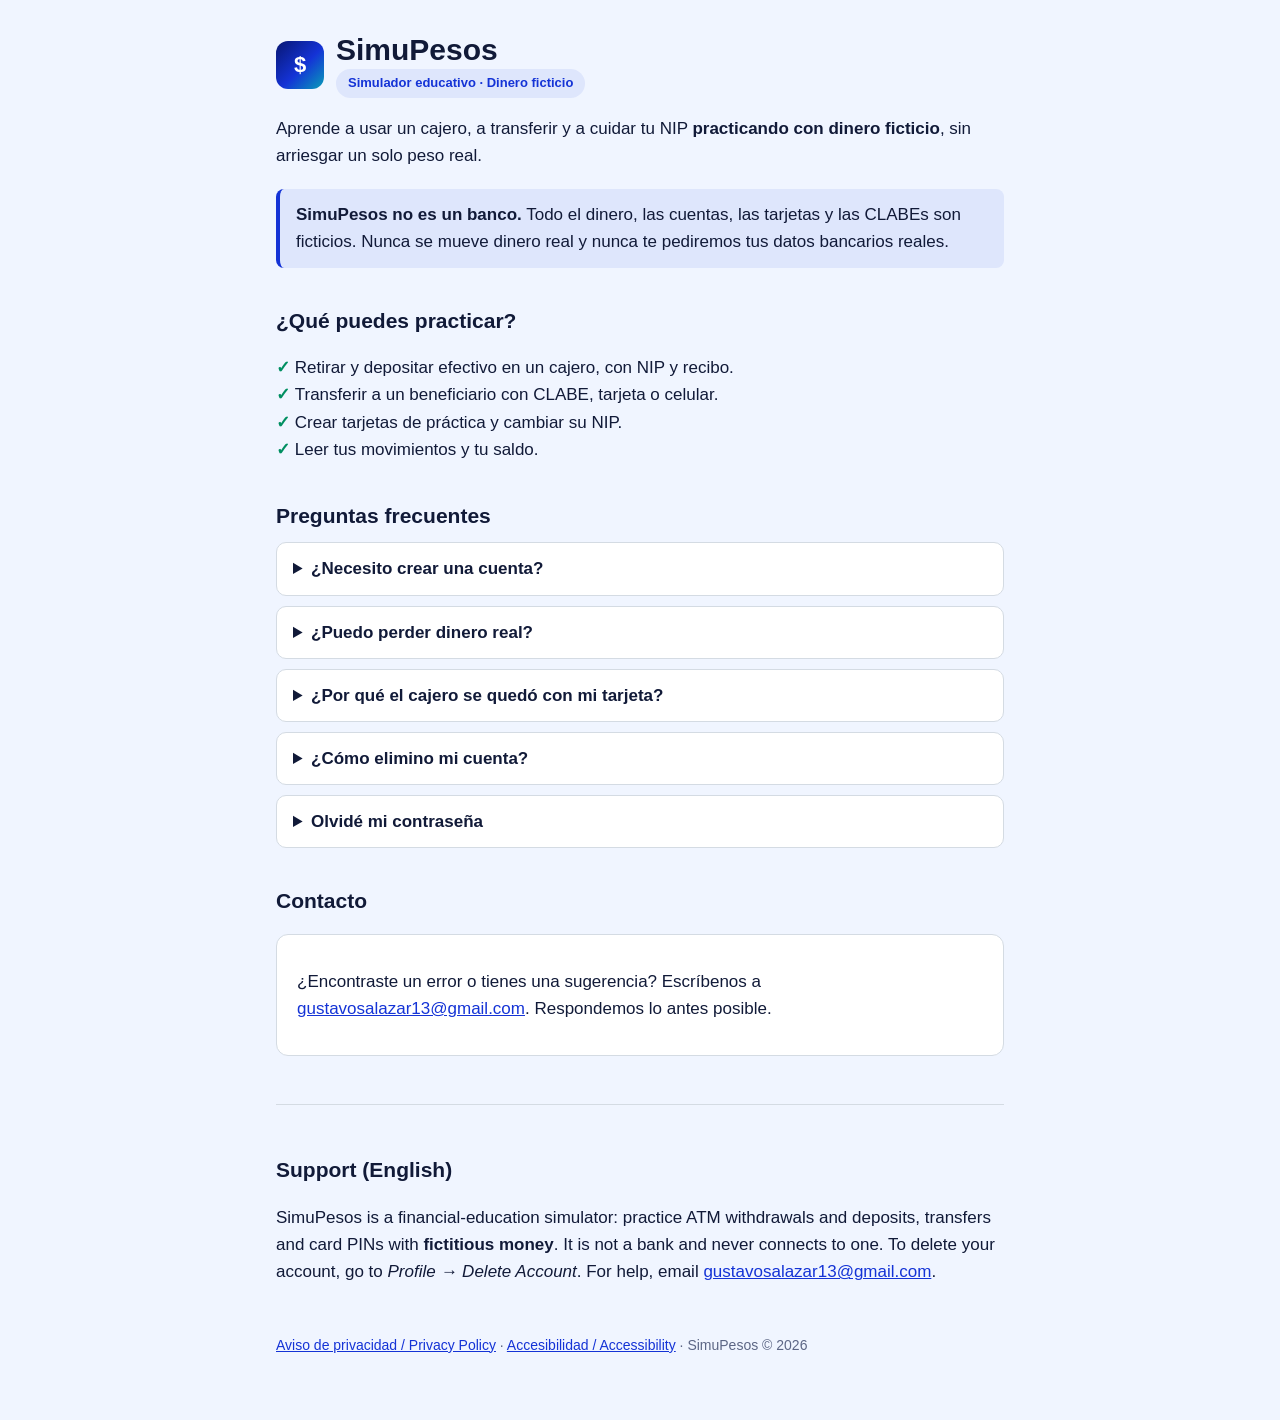
<file: index.html>
<!doctype html>
<html lang="es">
<head>
<meta charset="utf-8">
<meta name="viewport" content="width=device-width, initial-scale=1">
<title>SimuPesos · Soporte</title>
<meta name="description" content="SimuPesos: practica cajero, transferencias y tarjetas con dinero ficticio. Ayuda y contacto.">
<link rel="stylesheet" href="style.css">
</head>
<body>
<main>
  <header class="brand">
    <div class="logo" aria-hidden="true">$</div>
    <div>
      <h1>SimuPesos</h1>
      <span class="badge">Simulador educativo · Dinero ficticio</span>
    </div>
  </header>

  <p>Aprende a usar un cajero, a transferir y a cuidar tu NIP <strong>practicando con dinero
  ficticio</strong>, sin arriesgar un solo peso real.</p>

  <div class="notice">
    <strong>SimuPesos no es un banco.</strong> Todo el dinero, las cuentas, las tarjetas y las CLABEs
    son ficticios. Nunca se mueve dinero real y nunca te pediremos tus datos bancarios reales.
  </div>

  <h2>¿Qué puedes practicar?</h2>
  <ul class="check">
    <li>Retirar y depositar efectivo en un cajero, con NIP y recibo.</li>
    <li>Transferir a un beneficiario con CLABE, tarjeta o celular.</li>
    <li>Crear tarjetas de práctica y cambiar su NIP.</li>
    <li>Leer tus movimientos y tu saldo.</li>
  </ul>

  <h2>Preguntas frecuentes</h2>
  <details>
    <summary>¿Necesito crear una cuenta?</summary>
    <p>No. Toca <em>Continuar como invitado</em> y todo se guarda solo en tu teléfono. Si creas una cuenta,
    tu práctica se guarda en el servidor para que no la pierdas.</p>
  </details>
  <details>
    <summary>¿Puedo perder dinero real?</summary>
    <p>No. SimuPesos no se conecta con ningún banco. Los saldos y las tarjetas son de práctica.</p>
  </details>
  <details>
    <summary>¿Por qué el cajero se quedó con mi tarjeta?</summary>
    <p>Porque tecleaste mal el NIP tres veces, igual que en un cajero real. Es parte de la lección.
    Espera unos minutos y vuelve a intentarlo, o cambia el NIP en la pestaña Tarjetas.</p>
  </details>
  <details>
    <summary>¿Cómo elimino mi cuenta?</summary>
    <p>En la app, ve a <em>Perfil → Eliminar cuenta</em> y confirma. Tu cuenta y todos tus datos
    se borran de inmediato y de forma permanente.</p>
  </details>
  <details>
    <summary>Olvidé mi contraseña</summary>
    <p>En la pantalla de inicio escribe tu correo y toca <em>Olvidé mi contraseña</em>. Te
    enviaremos un código: escríbelo en la app y elige tu nueva contraseña. Si no llega, revisa
    spam y pide otro con <em>Reenviar código</em>.</p>
  </details>

  <h2>Contacto</h2>
  <div class="card">
    <p>¿Encontraste un error o tienes una sugerencia? Escríbenos a
    <a href="mailto:gustavosalazar13@gmail.com?subject=Soporte%20SimuPesos">gustavosalazar13@gmail.com</a>.
    Respondemos lo antes posible.</p>
  </div>

  <hr>

  <section lang="en">
    <h2>Support (English)</h2>
    <p>SimuPesos is a financial-education simulator: practice ATM withdrawals and deposits,
    transfers and card PINs with <strong>fictitious money</strong>. It is not a bank and never
    connects to one. To delete your account, go to <em>Profile → Delete Account</em>. For help,
    email <a href="mailto:gustavosalazar13@gmail.com?subject=SimuPesos%20Support">gustavosalazar13@gmail.com</a>.</p>
  </section>

  <footer>
    <a href="privacy.html">Aviso de privacidad / Privacy Policy</a> ·
    <a href="accessibility.html">Accesibilidad / Accessibility</a> · SimuPesos © 2026
  </footer>
</main>
</body>
</html>
</file>
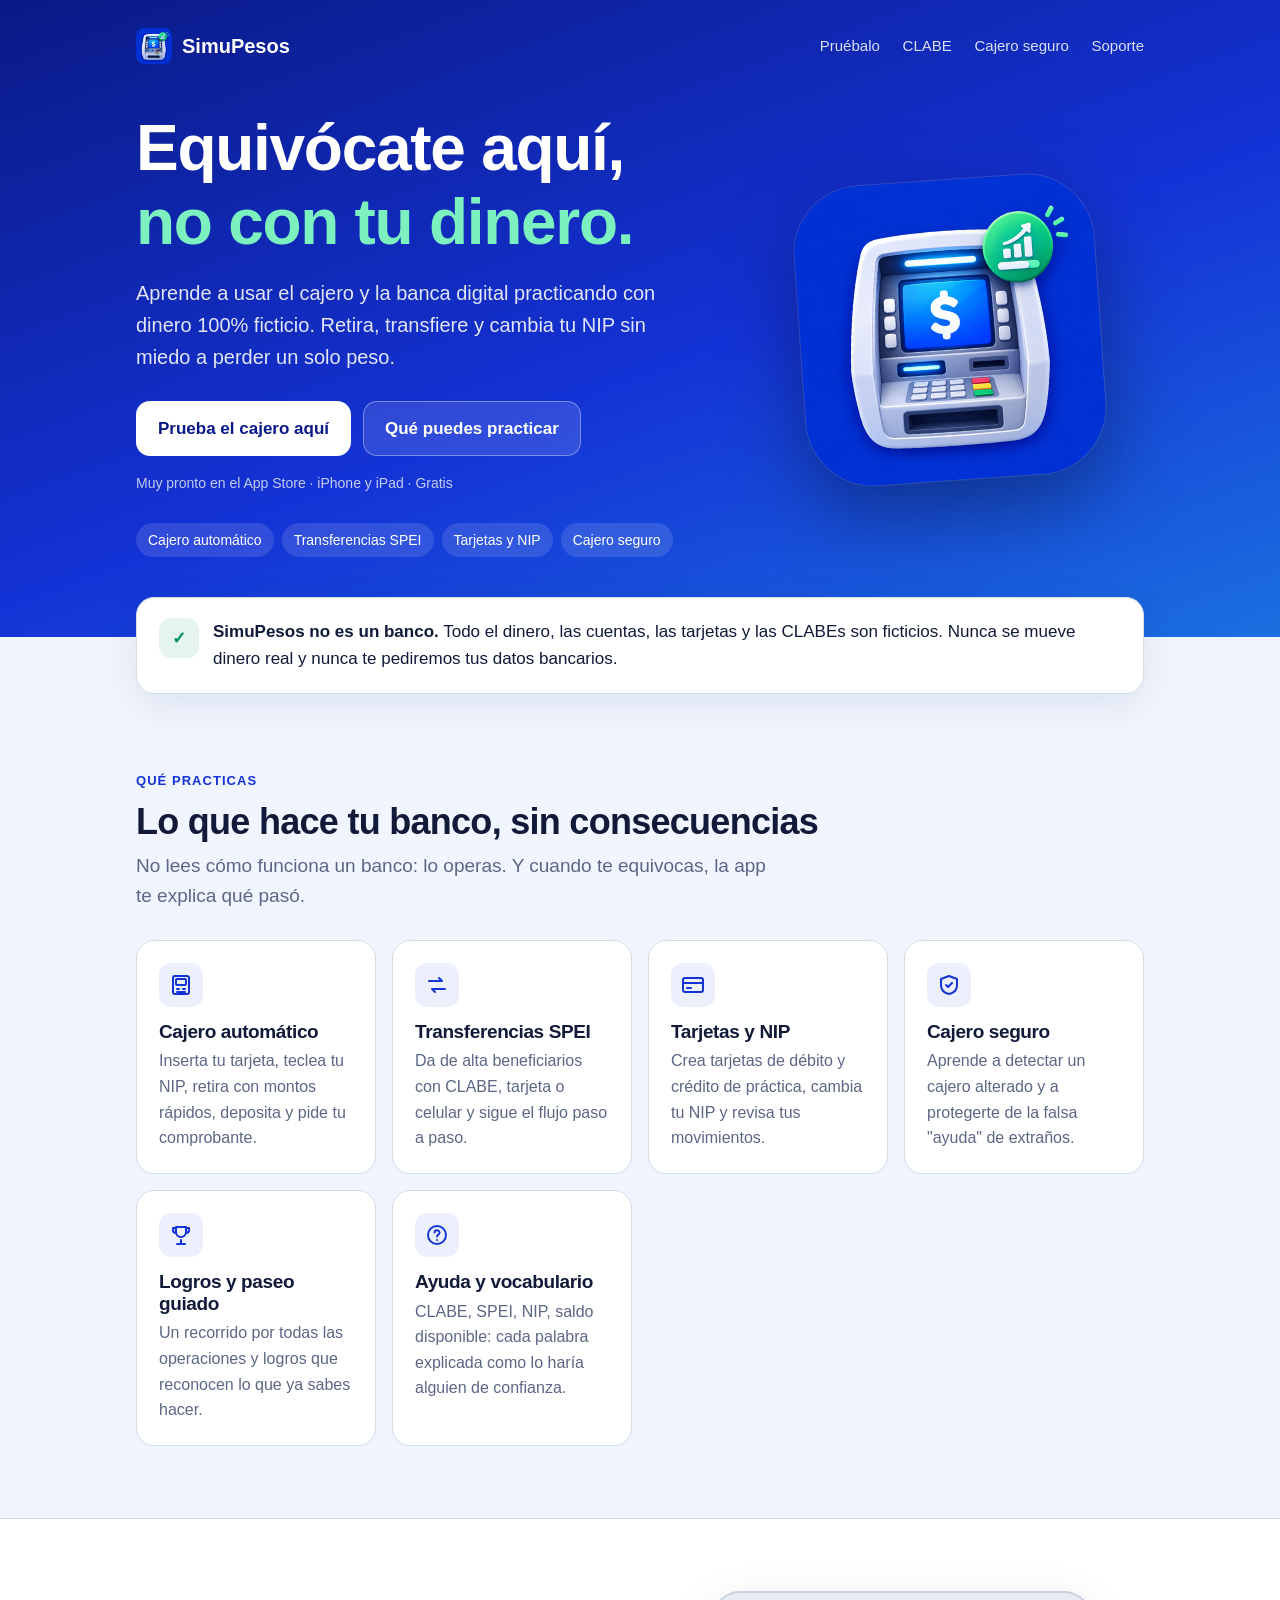
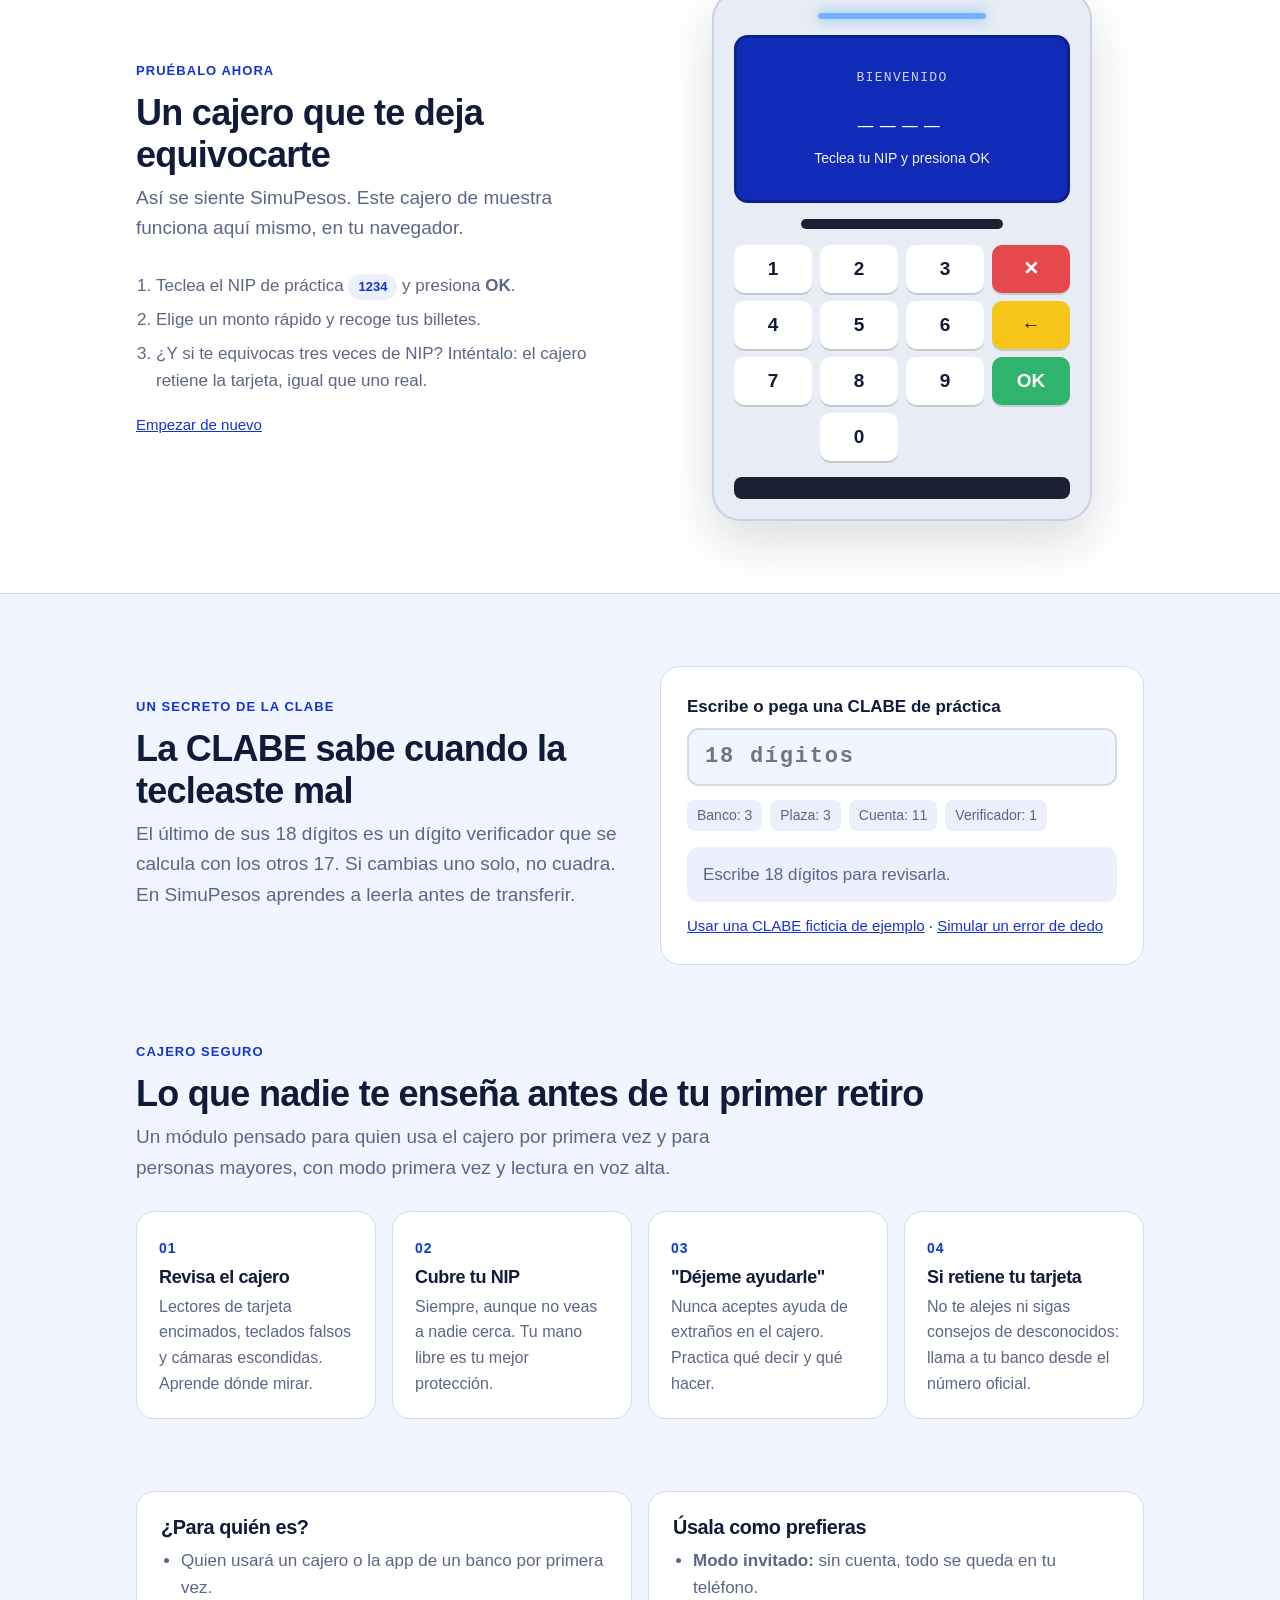
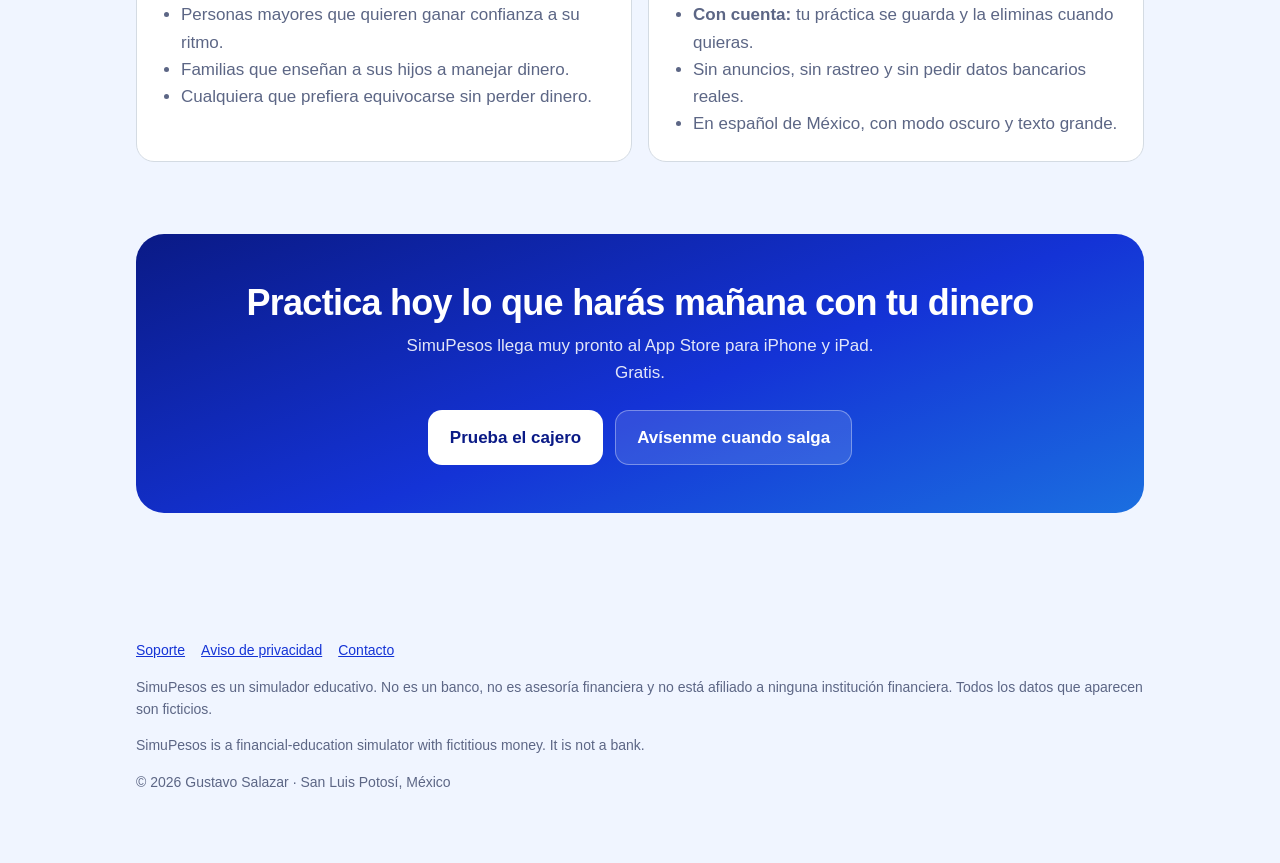
<file: conoce/index.html>
<!doctype html>
<html lang="es">
<head>
<meta charset="utf-8">
<meta name="viewport" content="width=device-width, initial-scale=1">
<title>SimuPesos · Practica con dinero ficticio</title>
<meta name="description" content="SimuPesos es un simulador para aprender a usar el cajero y la banca digital con dinero 100% ficticio. Equivócate aquí, no con tu dinero.">
<meta property="og:title" content="SimuPesos · Equivócate aquí, no con tu dinero">
<meta property="og:description" content="Practica cajero, transferencias SPEI y NIP con dinero 100% ficticio.">
<meta property="og:image" content="https://navgustavo13.github.io/simupesos/assets/og.png">
<meta property="og:type" content="website">
<meta name="twitter:card" content="summary_large_image">
<link rel="apple-touch-icon" href="../assets/apple-touch-icon.png">
<link rel="icon" type="image/png" href="../assets/apple-touch-icon.png">
<style>
:root {
  --ink: #111a38;
  --muted: #5c6685;
  --canvas: #f0f5ff;
  --panel: #ffffff;
  --line: #d4dbe3;
  --accent: #1433d6;
  --accent-ink: #ffffff;
  --accent-soft: rgba(20, 51, 214, 0.08);
  --ok: #008f61;
  --ok-soft: rgba(0, 143, 97, 0.1);
  --warn: #b42318;
  --warn-soft: rgba(180, 35, 24, 0.08);
  --hero: linear-gradient(160deg, #0a1a86 0%, #1433d6 55%, #1b6fe0 100%);
  --atm-body: #e8ecf5;
  --atm-frame: #c9d1e2;
  --screen: #0f2bb8;
  --screen-ink: #ffffff;
  --key: #ffffff;
  --key-ink: #111a38;
}
@media (prefers-color-scheme: dark) {
  :root {
    --ink: #edf2fc;
    --muted: #a8b3cc;
    --canvas: #12141f;
    --panel: #1c1f2b;
    --line: #3a4052;
    --accent: #8cb3ff;
    --accent-ink: #0b1440;
    --accent-soft: rgba(140, 179, 255, 0.12);
    --ok: #40cc99;
    --ok-soft: rgba(64, 204, 153, 0.12);
    --warn: #ff8a80;
    --warn-soft: rgba(255, 138, 128, 0.1);
    --hero: linear-gradient(160deg, #070f4d 0%, #0f2399 60%, #134aa8 100%);
    --atm-body: #2a2f3e;
    --atm-frame: #3a4052;
    --screen: #0d1f8a;
    --key: #3a4052;
    --key-ink: #edf2fc;
  }
}
* { box-sizing: border-box; }
html { -webkit-text-size-adjust: 100%; scroll-behavior: smooth; }
body {
  margin: 0; background: var(--canvas); color: var(--ink);
  font: 17px/1.6 -apple-system, BlinkMacSystemFont, "SF Pro Text", "Segoe UI", Roboto, sans-serif;
}
a { color: var(--accent); }
.wrap { max-width: 1040px; margin: 0 auto; padding: 0 16px; }
h1, h2, h3 { line-height: 1.15; letter-spacing: -0.02em; }
h2 { font-size: clamp(26px, 4vw, 36px); margin: 0 0 8px; }
.lead { font-size: 19px; color: var(--muted); margin: 0 0 28px; max-width: 640px; }
section { padding: 72px 0; }
.eyebrow {
  display: inline-block; font-size: 13px; font-weight: 700; letter-spacing: 0.08em;
  text-transform: uppercase; color: var(--accent); margin-bottom: 10px;
}

/* Hero */
.hero { background: var(--hero); color: #fff; padding: 20px 0 80px; overflow: hidden; }
.topbar { display: flex; align-items: center; justify-content: space-between; gap: 12px; padding: 8px 0 48px; }
.brand { display: flex; align-items: center; gap: 10px; font-weight: 800; font-size: 20px; color: #fff; text-decoration: none; }
.brand img { width: 36px; height: 36px; border-radius: 22.37%; }
.topbar nav a { color: rgba(255,255,255,0.85); text-decoration: none; font-size: 15px; margin-left: 18px; }
.topbar nav a:hover { color: #fff; }
.hero-grid { display: grid; grid-template-columns: 1.2fr 0.8fr; gap: 40px; align-items: center; }
.hero h1 { font-size: clamp(38px, 6.5vw, 64px); margin: 0 0 18px; }
.hero h1 em { font-style: normal; color: #7cf0bf; }
.hero p { font-size: 20px; color: rgba(255,255,255,0.88); margin: 0 0 28px; max-width: 540px; }
.hero-icon { justify-self: center; position: relative; }
.hero-icon img {
  width: min(300px, 70vw); aspect-ratio: 1; border-radius: 22.37%;
  box-shadow: 0 30px 80px rgba(0,0,0,0.35), 0 0 0 1px rgba(255,255,255,0.15);
  transform: rotate(-4deg);
}
.cta-row { display: flex; flex-wrap: wrap; gap: 12px; align-items: center; }
.btn {
  display: inline-flex; align-items: center; gap: 8px; border-radius: 14px; padding: 14px 22px;
  font-weight: 700; font-size: 17px; text-decoration: none; border: 0; cursor: pointer; font-family: inherit;
}
.btn-light { background: #fff; color: #0a1a86; }
.btn-ghost { background: rgba(255,255,255,0.12); color: #fff; box-shadow: inset 0 0 0 1px rgba(255,255,255,0.35); }
.soon { font-size: 14px; color: rgba(255,255,255,0.75); width: 100%; margin-top: 4px; }
.pill-row { display: flex; flex-wrap: wrap; gap: 8px; margin-top: 28px; }
.pill { font-size: 14px; padding: 6px 12px; border-radius: 999px; background: rgba(255,255,255,0.12); color: #fff; }

/* Fictional notice */
.notice {
  display: flex; gap: 14px; align-items: flex-start; background: var(--panel); border: 1px solid var(--line);
  border-radius: 18px; padding: 20px 22px; margin-top: -40px; position: relative;
  box-shadow: 0 12px 40px rgba(17, 26, 56, 0.08);
}
.notice .dot { flex: none; width: 40px; height: 40px; border-radius: 12px; background: var(--ok-soft); color: var(--ok); display: grid; place-items: center; font-weight: 800; }
.notice p { margin: 0; }

/* Features */
.features { display: grid; grid-template-columns: repeat(auto-fit, minmax(220px, 1fr)); gap: 16px; }
.feature { background: var(--panel); border: 1px solid var(--line); border-radius: 18px; padding: 22px; }
.feature .ico { width: 44px; height: 44px; border-radius: 12px; background: var(--accent-soft); color: var(--accent); display: grid; place-items: center; margin-bottom: 14px; }
.feature h3 { margin: 0 0 6px; font-size: 19px; }
.feature p { margin: 0; color: var(--muted); font-size: 16px; }

/* ATM demo */
.demo-grid { display: grid; grid-template-columns: 1fr 1fr; gap: 40px; align-items: center; }
.atm {
  background: var(--atm-body); border-radius: 28px; padding: 22px; max-width: 380px; width: 100%; justify-self: center;
  box-shadow: inset 0 0 0 2px var(--atm-frame), 0 20px 50px rgba(17,26,56,0.15);
}
.atm-light { height: 6px; width: 50%; margin: 0 auto 16px; border-radius: 3px; background: #6fb2ff; box-shadow: 0 0 14px #6fb2ff; }
.screen {
  background: var(--screen); color: var(--screen-ink); border-radius: 14px; min-height: 168px; padding: 18px;
  display: flex; flex-direction: column; justify-content: center; text-align: center;
  font-family: ui-monospace, "SF Mono", Menlo, monospace; box-shadow: inset 0 0 0 3px rgba(0,0,0,0.25);
}
.screen .title { font-size: 13px; letter-spacing: 0.1em; opacity: 0.8; margin-bottom: 8px; }
.screen .big { font-size: 26px; font-weight: 700; letter-spacing: 0.25em; min-height: 36px; }
.screen .msg { font-size: 14px; margin-top: 8px; opacity: 0.95; font-family: -apple-system, BlinkMacSystemFont, sans-serif; }
.quick { display: grid; grid-template-columns: 1fr 1fr; gap: 8px; margin-top: 10px; }
.quick[hidden] { display: none; }
.quick button { background: rgba(255,255,255,0.15); color: #fff; border: 0; border-radius: 8px; padding: 8px; font: inherit; font-size: 15px; cursor: pointer; }
.quick button:hover { background: rgba(255,255,255,0.25); }
.slot { height: 10px; border-radius: 5px; background: #1b2033; margin: 16px auto; width: 60%; }
.keypad { display: grid; grid-template-columns: repeat(4, 1fr); gap: 8px; }
.keypad button {
  min-height: 48px; border-radius: 10px; border: 0; background: var(--key); color: var(--key-ink);
  font: 600 19px/1 -apple-system, BlinkMacSystemFont, sans-serif; cursor: pointer;
  box-shadow: 0 2px 0 rgba(0,0,0,0.15);
}
.keypad button:active { transform: translateY(1px); box-shadow: none; }
.keypad .k-cancel { background: #e5484d; color: #fff; }
.keypad .k-clear { background: #f5c518; color: #1b1b1b; }
.keypad .k-ok { background: #2fb36d; color: #fff; }
.tray { height: 22px; border-radius: 8px; background: #1b2033; margin-top: 16px; position: relative; overflow: hidden; }
.bill {
  position: absolute; left: 50%; top: 100%; width: 70%; height: 18px; transform: translateX(-50%);
  background: linear-gradient(90deg, #7fd4a5, #b9ecc9); border-radius: 3px; transition: top 0.6s ease;
}
.tray.out .bill { top: 2px; }
.demo-copy ol { padding-left: 20px; color: var(--muted); }
.demo-copy li { margin-bottom: 6px; }
.tag { display: inline-block; font-size: 13px; font-weight: 600; padding: 3px 10px; border-radius: 999px; background: var(--accent-soft); color: var(--accent); }

/* CLABE */
.clabe-card { background: var(--panel); border: 1px solid var(--line); border-radius: 20px; padding: 26px; }
.clabe-card label { font-weight: 700; display: block; margin-bottom: 8px; }
.clabe-input {
  width: 100%; font: 600 22px/1.2 ui-monospace, "SF Mono", Menlo, monospace; letter-spacing: 0.08em;
  padding: 14px 16px; border-radius: 12px; border: 2px solid var(--line); background: var(--canvas); color: var(--ink);
}
.clabe-input:focus { outline: none; border-color: var(--accent); }
.clabe-parts { display: flex; flex-wrap: wrap; gap: 8px; margin: 14px 0 0; font-size: 14px; color: var(--muted); }
.clabe-parts span { padding: 4px 10px; border-radius: 8px; background: var(--accent-soft); }
.result { margin-top: 16px; padding: 14px 16px; border-radius: 12px; font-weight: 600; min-height: 52px; }
.result.ok { background: var(--ok-soft); color: var(--ok); }
.result.bad { background: var(--warn-soft); color: var(--warn); }
.result.idle { background: var(--accent-soft); color: var(--muted); font-weight: 500; }
.link-btn { background: none; border: 0; color: var(--accent); font: inherit; font-size: 15px; cursor: pointer; padding: 0; text-decoration: underline; }

/* Safety */
.safety { display: grid; grid-template-columns: repeat(auto-fit, minmax(230px, 1fr)); gap: 16px; }
.tip { border-radius: 18px; padding: 22px; background: var(--panel); border: 1px solid var(--line); }
.tip .n { font-weight: 800; color: var(--accent); font-size: 14px; letter-spacing: 0.06em; }
.tip h3 { margin: 6px 0; font-size: 18px; }
.tip p { margin: 0; color: var(--muted); font-size: 16px; }

/* Audience + modes */
.two { display: grid; grid-template-columns: 1fr 1fr; gap: 16px; }
.box { background: var(--panel); border: 1px solid var(--line); border-radius: 18px; padding: 24px; }
.box h3 { margin: 0 0 8px; }
.box ul { margin: 0; padding-left: 20px; color: var(--muted); }

/* Final CTA */
.final { background: var(--hero); color: #fff; border-radius: 28px; padding: 48px 28px; text-align: center; }
.final h2 { color: #fff; }
.final p { color: rgba(255,255,255,0.88); max-width: 520px; margin: 0 auto 24px; }
.final .cta-row { justify-content: center; }

footer { padding: 40px 0 56px; color: var(--muted); font-size: 14px; }
footer .links a { margin-right: 16px; }
.sr-only { position: absolute; width: 1px; height: 1px; overflow: hidden; clip: rect(0 0 0 0); white-space: nowrap; }

@media (max-width: 820px) {
  .hero-grid, .demo-grid, .two { grid-template-columns: 1fr; }
  .hero-icon { order: -1; }
  .hero-icon img { width: 160px; }
  .topbar nav { display: none; }
  .topbar { padding-bottom: 28px; }
  section { padding: 56px 0; }
}
@media (prefers-reduced-motion: reduce) {
  html { scroll-behavior: auto; }
  .bill { transition: none; }
  .hero-icon img { transform: none; }
}
</style>
</head>
<body>

<header class="hero">
  <div class="wrap">
    <div class="topbar">
      <a class="brand" href="./"><img src="../assets/icon-512.png" alt="">SimuPesos</a>
      <nav aria-label="Secciones">
        <a href="#prueba">Pruébalo</a>
        <a href="#clabe">CLABE</a>
        <a href="#seguro">Cajero seguro</a>
        <a href="../">Soporte</a>
      </nav>
    </div>
    <div class="hero-grid">
      <div>
        <h1>Equivócate aquí,<br><em>no con tu dinero.</em></h1>
        <p>Aprende a usar el cajero y la banca digital practicando con dinero 100% ficticio. Retira, transfiere y cambia tu NIP sin miedo a perder un solo peso.</p>
        <div class="cta-row">
          <a class="btn btn-light" href="#prueba">Prueba el cajero aquí</a>
          <a class="btn btn-ghost" href="#que">Qué puedes practicar</a>
          <span class="soon">Muy pronto en el App Store · iPhone y iPad · Gratis</span>
        </div>
        <div class="pill-row" aria-label="Lo que incluye">
          <span class="pill">Cajero automático</span>
          <span class="pill">Transferencias SPEI</span>
          <span class="pill">Tarjetas y NIP</span>
          <span class="pill">Cajero seguro</span>
        </div>
      </div>
      <div class="hero-icon"><img src="../assets/icon-512.png" alt="Ícono de SimuPesos: un cajero automático"></div>
    </div>
  </div>
</header>

<div class="wrap">
  <div class="notice" role="note">
    <div class="dot" aria-hidden="true">✓</div>
    <p><strong>SimuPesos no es un banco.</strong> Todo el dinero, las cuentas, las tarjetas y las CLABEs son ficticios. Nunca se mueve dinero real y nunca te pediremos tus datos bancarios.</p>
  </div>
</div>

<main>
  <section id="que">
    <div class="wrap">
      <span class="eyebrow">Qué practicas</span>
      <h2>Lo que hace tu banco, sin consecuencias</h2>
      <p class="lead">No lees cómo funciona un banco: lo operas. Y cuando te equivocas, la app te explica qué pasó.</p>
      <div class="features">
        <div class="feature">
          <div class="ico" aria-hidden="true"><svg width="24" height="24" viewBox="0 0 24 24" fill="none" stroke="currentColor" stroke-width="2" stroke-linecap="round" stroke-linejoin="round"><rect x="4" y="3" width="16" height="18" rx="2"/><rect x="7" y="6" width="10" height="6" rx="1"/><path d="M8 16h2M14 16h2M8 19h8"/></svg></div>
          <h3>Cajero automático</h3>
          <p>Inserta tu tarjeta, teclea tu NIP, retira con montos rápidos, deposita y pide tu comprobante.</p>
        </div>
        <div class="feature">
          <div class="ico" aria-hidden="true"><svg width="24" height="24" viewBox="0 0 24 24" fill="none" stroke="currentColor" stroke-width="2" stroke-linecap="round" stroke-linejoin="round"><path d="M4 8h13l-3-3M20 16H7l3 3"/></svg></div>
          <h3>Transferencias SPEI</h3>
          <p>Da de alta beneficiarios con CLABE, tarjeta o celular y sigue el flujo paso a paso.</p>
        </div>
        <div class="feature">
          <div class="ico" aria-hidden="true"><svg width="24" height="24" viewBox="0 0 24 24" fill="none" stroke="currentColor" stroke-width="2" stroke-linecap="round" stroke-linejoin="round"><rect x="2" y="5" width="20" height="14" rx="2"/><path d="M2 10h20M6 15h4"/></svg></div>
          <h3>Tarjetas y NIP</h3>
          <p>Crea tarjetas de débito y crédito de práctica, cambia tu NIP y revisa tus movimientos.</p>
        </div>
        <div class="feature">
          <div class="ico" aria-hidden="true"><svg width="24" height="24" viewBox="0 0 24 24" fill="none" stroke="currentColor" stroke-width="2" stroke-linecap="round" stroke-linejoin="round"><path d="M12 3l8 3v6c0 5-3.5 8-8 9-4.5-1-8-4-8-9V6z"/><path d="M9 12l2 2 4-4"/></svg></div>
          <h3>Cajero seguro</h3>
          <p>Aprende a detectar un cajero alterado y a protegerte de la falsa "ayuda" de extraños.</p>
        </div>
        <div class="feature">
          <div class="ico" aria-hidden="true"><svg width="24" height="24" viewBox="0 0 24 24" fill="none" stroke="currentColor" stroke-width="2" stroke-linecap="round" stroke-linejoin="round"><path d="M8 21h8M12 17v4M7 4h10v5a5 5 0 01-10 0z"/><path d="M17 5h3v2a3 3 0 01-3 3M7 5H4v2a3 3 0 003 3"/></svg></div>
          <h3>Logros y paseo guiado</h3>
          <p>Un recorrido por todas las operaciones y logros que reconocen lo que ya sabes hacer.</p>
        </div>
        <div class="feature">
          <div class="ico" aria-hidden="true"><svg width="24" height="24" viewBox="0 0 24 24" fill="none" stroke="currentColor" stroke-width="2" stroke-linecap="round" stroke-linejoin="round"><circle cx="12" cy="12" r="9"/><path d="M9.5 9.5a2.5 2.5 0 015 .5c0 1.5-2.5 2-2.5 3.5M12 17h.01"/></svg></div>
          <h3>Ayuda y vocabulario</h3>
          <p>CLABE, SPEI, NIP, saldo disponible: cada palabra explicada como lo haría alguien de confianza.</p>
        </div>
      </div>
    </div>
  </section>

  <section id="prueba" style="background: var(--panel); border-top: 1px solid var(--line); border-bottom: 1px solid var(--line);">
    <div class="wrap demo-grid">
      <div class="demo-copy">
        <span class="eyebrow">Pruébalo ahora</span>
        <h2>Un cajero que te deja equivocarte</h2>
        <p class="lead">Así se siente SimuPesos. Este cajero de muestra funciona aquí mismo, en tu navegador.</p>
        <ol>
          <li>Teclea el NIP de práctica <span class="tag">1234</span> y presiona <strong>OK</strong>.</li>
          <li>Elige un monto rápido y recoge tus billetes.</li>
          <li>¿Y si te equivocas tres veces de NIP? Inténtalo: el cajero retiene la tarjeta, igual que uno real.</li>
        </ol>
        <p><button class="link-btn" type="button" id="atm-reset">Empezar de nuevo</button></p>
      </div>

      <div class="atm" aria-label="Cajero de muestra">
        <div class="atm-light" aria-hidden="true"></div>
        <div class="screen" id="atm-screen" aria-live="polite">
          <div class="title" id="atm-title">BIENVENIDO</div>
          <div class="big" id="atm-big">••••</div>
          <div class="msg" id="atm-msg">Teclea tu NIP y presiona OK</div>
          <div class="quick" id="atm-quick" hidden>
            <button type="button" data-amt="200">$200</button>
            <button type="button" data-amt="500">$500</button>
            <button type="button" data-amt="1000">$1,000</button>
            <button type="button" data-amt="2000">$2,000</button>
          </div>
        </div>
        <div class="slot" aria-hidden="true"></div>
        <div class="keypad" id="atm-keys">
          <button type="button" data-k="1">1</button><button type="button" data-k="2">2</button><button type="button" data-k="3">3</button><button type="button" class="k-cancel" data-k="cancel" aria-label="Cancelar">✕</button>
          <button type="button" data-k="4">4</button><button type="button" data-k="5">5</button><button type="button" data-k="6">6</button><button type="button" class="k-clear" data-k="clear" aria-label="Borrar">←</button>
          <button type="button" data-k="7">7</button><button type="button" data-k="8">8</button><button type="button" data-k="9">9</button><button type="button" class="k-ok" data-k="ok" aria-label="OK">OK</button>
          <span></span><button type="button" data-k="0">0</button><span></span><span></span>
        </div>
        <div class="tray" id="atm-tray" aria-hidden="true"><div class="bill"></div></div>
      </div>
    </div>
  </section>

  <section id="clabe">
    <div class="wrap demo-grid">
      <div>
        <span class="eyebrow">Un secreto de la CLABE</span>
        <h2>La CLABE sabe cuando la tecleaste mal</h2>
        <p class="lead">El último de sus 18 dígitos es un dígito verificador que se calcula con los otros 17. Si cambias uno solo, no cuadra. En SimuPesos aprendes a leerla antes de transferir.</p>
      </div>
      <div class="clabe-card">
        <label for="clabe-field">Escribe o pega una CLABE de práctica</label>
        <input class="clabe-input" id="clabe-field" inputmode="numeric" autocomplete="off" maxlength="18" placeholder="18 dígitos" aria-describedby="clabe-result">
        <div class="clabe-parts" id="clabe-parts" aria-hidden="true">
          <span>Banco: 3</span><span>Plaza: 3</span><span>Cuenta: 11</span><span>Verificador: 1</span>
        </div>
        <div class="result idle" id="clabe-result" aria-live="polite">Escribe 18 dígitos para revisarla.</div>
        <p style="margin:12px 0 0; font-size:15px;"><button class="link-btn" type="button" id="clabe-sample">Usar una CLABE ficticia de ejemplo</button> · <button class="link-btn" type="button" id="clabe-typo">Simular un error de dedo</button></p>
      </div>
    </div>
  </section>

  <section id="seguro" style="padding-top: 0;">
    <div class="wrap">
      <span class="eyebrow">Cajero seguro</span>
      <h2>Lo que nadie te enseña antes de tu primer retiro</h2>
      <p class="lead">Un módulo pensado para quien usa el cajero por primera vez y para personas mayores, con modo primera vez y lectura en voz alta.</p>
      <div class="safety">
        <div class="tip"><span class="n">01</span><h3>Revisa el cajero</h3><p>Lectores de tarjeta encimados, teclados falsos y cámaras escondidas. Aprende dónde mirar.</p></div>
        <div class="tip"><span class="n">02</span><h3>Cubre tu NIP</h3><p>Siempre, aunque no veas a nadie cerca. Tu mano libre es tu mejor protección.</p></div>
        <div class="tip"><span class="n">03</span><h3>"Déjeme ayudarle"</h3><p>Nunca aceptes ayuda de extraños en el cajero. Practica qué decir y qué hacer.</p></div>
        <div class="tip"><span class="n">04</span><h3>Si retiene tu tarjeta</h3><p>No te alejes ni sigas consejos de desconocidos: llama a tu banco desde el número oficial.</p></div>
      </div>
    </div>
  </section>

  <section style="padding-top: 0;">
    <div class="wrap two">
      <div class="box">
        <h3>¿Para quién es?</h3>
        <ul>
          <li>Quien usará un cajero o la app de un banco por primera vez.</li>
          <li>Personas mayores que quieren ganar confianza a su ritmo.</li>
          <li>Familias que enseñan a sus hijos a manejar dinero.</li>
          <li>Cualquiera que prefiera equivocarse sin perder dinero.</li>
        </ul>
      </div>
      <div class="box">
        <h3>Úsala como prefieras</h3>
        <ul>
          <li><strong>Modo invitado:</strong> sin cuenta, todo se queda en tu teléfono.</li>
          <li><strong>Con cuenta:</strong> tu práctica se guarda y la eliminas cuando quieras.</li>
          <li>Sin anuncios, sin rastreo y sin pedir datos bancarios reales.</li>
          <li>En español de México, con modo oscuro y texto grande.</li>
        </ul>
      </div>
    </div>
  </section>

  <section style="padding-top: 0;">
    <div class="wrap">
      <div class="final">
        <h2>Practica hoy lo que harás mañana con tu dinero</h2>
        <p>SimuPesos llega muy pronto al App Store para iPhone y iPad. Gratis.</p>
        <div class="cta-row">
          <a class="btn btn-light" href="#prueba">Prueba el cajero</a>
          <a class="btn btn-ghost" href="mailto:gustavosalazar13@gmail.com?subject=Quiero%20probar%20SimuPesos">Avísenme cuando salga</a>
        </div>
      </div>
    </div>
  </section>
</main>

<footer>
  <div class="wrap">
    <p class="links"><a href="../">Soporte</a><a href="../privacy.html">Aviso de privacidad</a><a href="mailto:gustavosalazar13@gmail.com">Contacto</a></p>
    <p>SimuPesos es un simulador educativo. No es un banco, no es asesoría financiera y no está afiliado a ninguna institución financiera. Todos los datos que aparecen son ficticios.</p>
    <p lang="en">SimuPesos is a financial-education simulator with fictitious money. It is not a bank.</p>
    <p>© 2026 Gustavo Salazar · San Luis Potosí, México</p>
  </div>
</footer>

<script>
(() => {
  // ATM demo: same rules the app teaches (3 PIN tries, bills only).
  const PIN = "1234";
  const title = document.getElementById("atm-title");
  const big = document.getElementById("atm-big");
  const msg = document.getElementById("atm-msg");
  const quick = document.getElementById("atm-quick");
  const tray = document.getElementById("atm-tray");
  let state, pin, tries, balance;
  const mxn = n => n.toLocaleString("es-MX", { style: "currency", currency: "MXN", maximumFractionDigits: 0 });

  function show(t, b, m, showQuick) {
    title.textContent = t; big.textContent = b; msg.textContent = m; quick.hidden = !showQuick;
  }
  function reset() {
    state = "pin"; pin = ""; tries = 0; balance = 5000; tray.classList.remove("out");
    show("BIENVENIDO", "____", "Teclea tu NIP y presiona OK", false);
  }
  function renderPin() { big.textContent = "•".repeat(pin.length) + "_".repeat(4 - pin.length); }

  document.getElementById("atm-keys").addEventListener("click", e => {
    const k = e.target.closest("button")?.dataset.k;
    if (!k) return;
    if (k === "cancel") {
      if (state === "retained") return;
      reset(); msg.textContent = "Operación cancelada. Toma tu tarjeta."; return;
    }
    if (state !== "pin") return;
    if (/^\d$/.test(k) && pin.length < 4) { pin += k; renderPin(); return; }
    if (k === "clear") { pin = pin.slice(0, -1); renderPin(); return; }
    if (k === "ok") {
      if (pin.length < 4) { msg.textContent = "El NIP tiene 4 dígitos."; return; }
      if (pin === PIN) {
        state = "menu";
        show("RETIRO", mxn(balance), "Saldo de práctica. Elige un monto:", true);
      } else {
        tries += 1; pin = ""; renderPin();
        if (tries >= 3) {
          state = "retained";
          show("TARJETA RETENIDA", "✕", "3 intentos fallidos. Un cajero real haría lo mismo: así protege tu dinero.", false);
        } else {
          msg.textContent = `NIP incorrecto. Te ${3 - tries === 1 ? "queda 1 intento" : "quedan " + (3 - tries) + " intentos"}.`;
        }
      }
    }
  });

  quick.addEventListener("click", e => {
    const amt = Number(e.target.closest("button")?.dataset.amt);
    if (!amt || state !== "menu") return;
    if (amt > balance) { msg.textContent = "Saldo insuficiente. Elige un monto menor."; return; }
    balance -= amt; state = "done";
    show("TOMA TU EFECTIVO", mxn(amt), `Saldo restante: ${mxn(balance)} (ficticio)`, false);
    tray.classList.add("out");
  });

  document.getElementById("atm-reset").addEventListener("click", reset);
  reset();

  // CLABE check digit: weights 3-7-1 over the first 17 digits.
  const input = document.getElementById("clabe-field");
  const result = document.getElementById("clabe-result");
  const checkDigit = d => {
    const w = [3, 7, 1];
    const sum = [...d.slice(0, 17)].reduce((s, c, i) => s + (Number(c) * w[i % 3]) % 10, 0);
    return (10 - (sum % 10)) % 10;
  };
  function evaluate() {
    const v = input.value.replace(/\D/g, "").slice(0, 18);
    if (input.value !== v) input.value = v;
    if (v.length < 18) {
      result.className = "result idle";
      result.textContent = v.length ? `Llevas ${v.length} de 18 dígitos.` : "Escribe 18 dígitos para revisarla.";
      return;
    }
    const expected = checkDigit(v);
    if (Number(v[17]) === expected) {
      result.className = "result ok";
      result.textContent = "✓ El dígito verificador cuadra. Aun así, confirma el nombre del beneficiario antes de enviar.";
    } else {
      result.className = "result bad";
      result.textContent = `✕ No cuadra: con esos 17 dígitos, el último debería ser ${expected}. Revisa que no te hayas equivocado al teclear.`;
    }
  }
  function sample() {
    // Fictitious bank code (999) so it can never be a real account.
    const base = "999" + "180" + String(Math.floor(Math.random() * 1e11)).padStart(11, "0");
    return base + checkDigit(base);
  }
  input.addEventListener("input", evaluate);
  document.getElementById("clabe-sample").addEventListener("click", () => { input.value = sample(); evaluate(); });
  document.getElementById("clabe-typo").addEventListener("click", () => {
    let v = input.value.length === 18 ? input.value : sample();
    const i = 6 + Math.floor(Math.random() * 11);
    v = v.slice(0, i) + ((Number(v[i]) + 1) % 10) + v.slice(i + 1);
    input.value = v; evaluate();
  });
})();
</script>
</body>
</html>
</file>
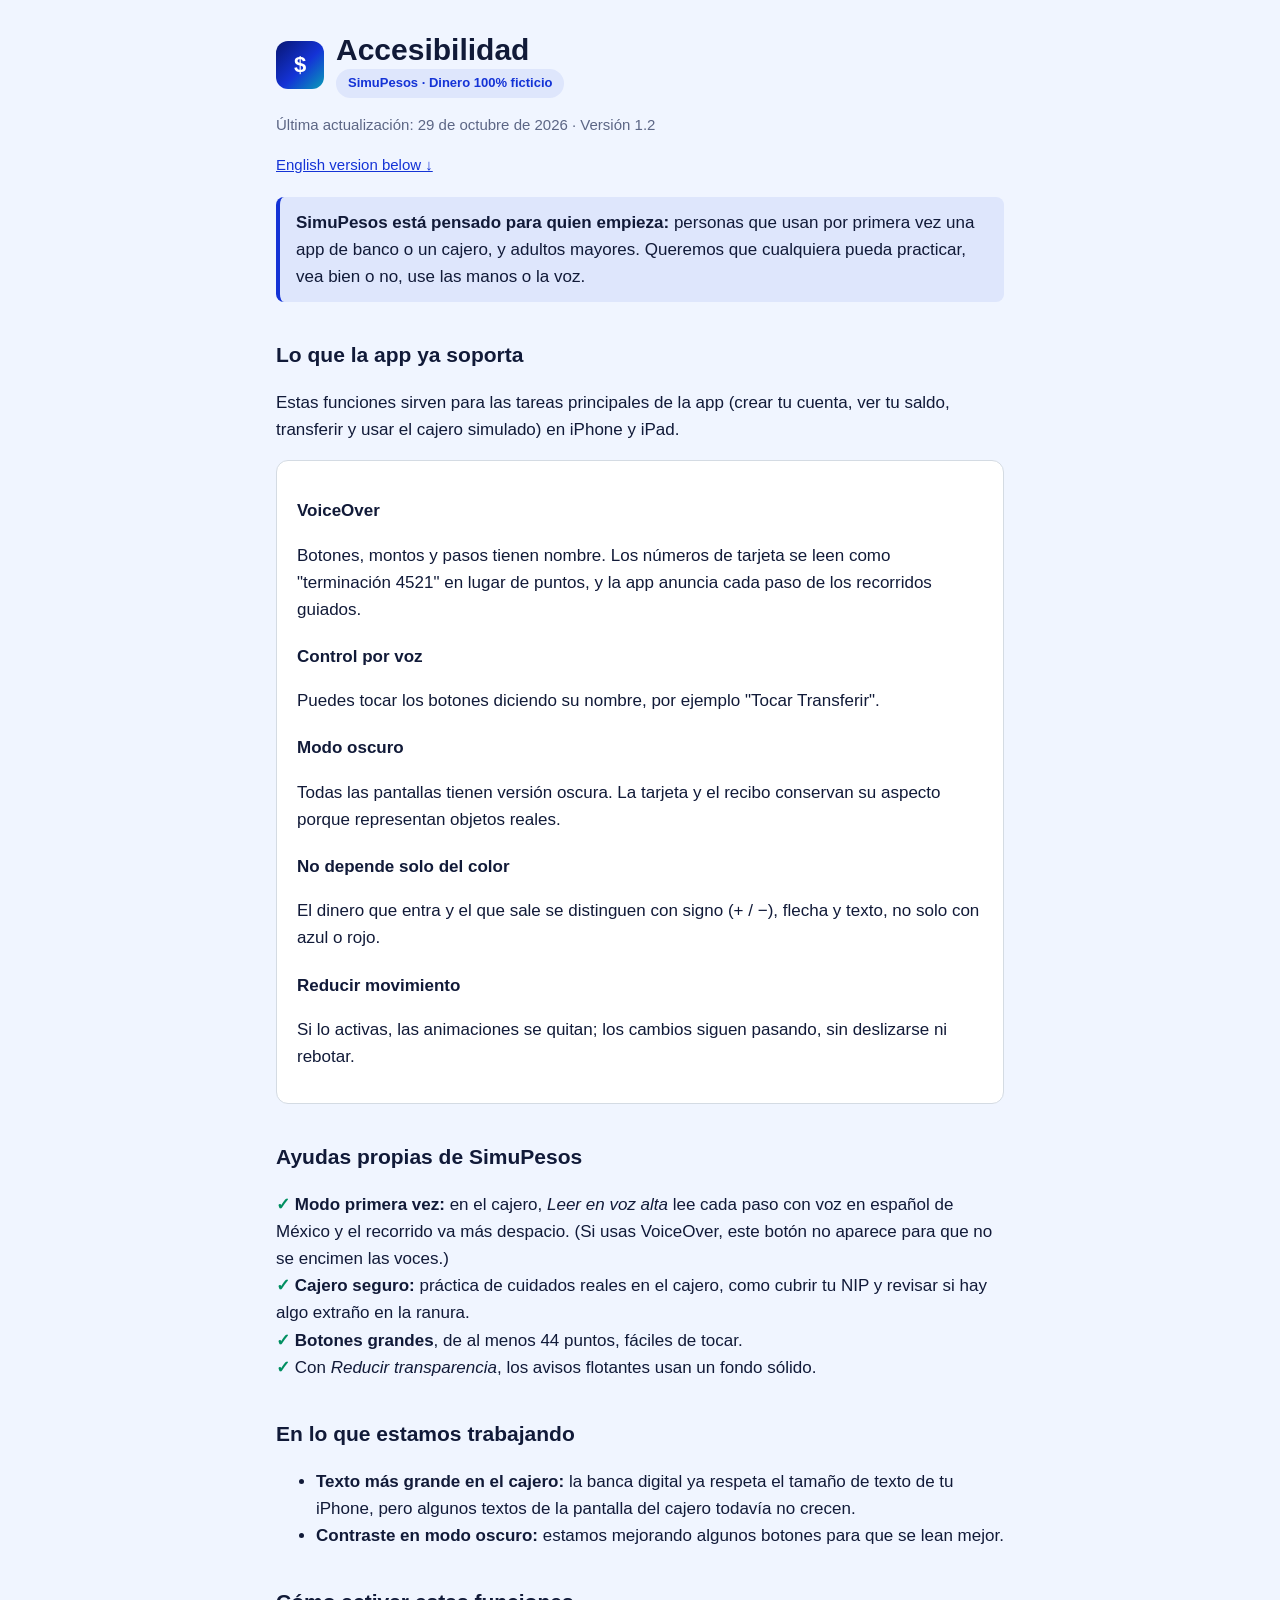
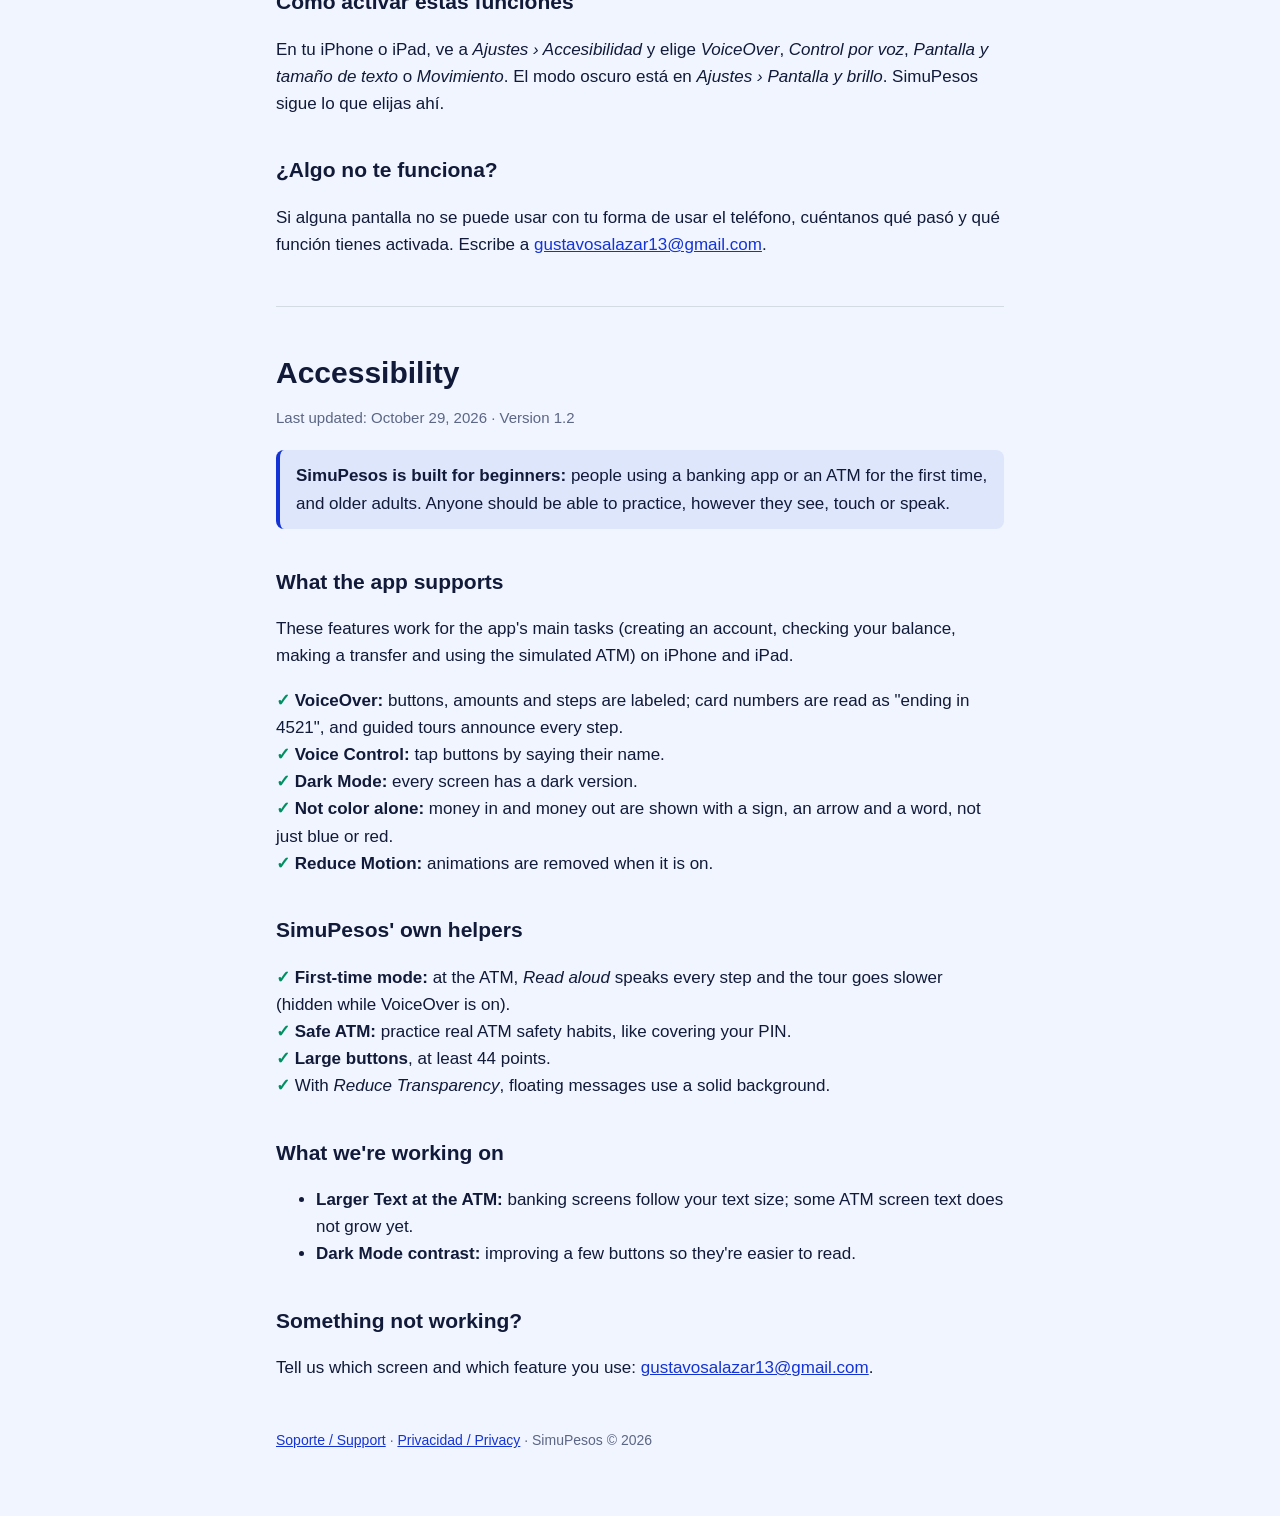
<file: accessibility.html>
<!doctype html>
<html lang="es">
<head>
<meta charset="utf-8">
<meta name="viewport" content="width=device-width, initial-scale=1">
<title>Accesibilidad · SimuPesos</title>
<meta name="description" content="Funciones de accesibilidad de SimuPesos, simulador de educación financiera con dinero ficticio.">
<link rel="stylesheet" href="style.css">
</head>
<body>
<main>
  <header class="brand">
    <div class="logo" aria-hidden="true">$</div>
    <div>
      <h1>Accesibilidad</h1>
      <span class="badge">SimuPesos · Dinero 100% ficticio</span>
    </div>
  </header>
  <p class="muted">Última actualización: 29 de octubre de 2026 · Versión 1.2</p>
  <nav class="lang"><a href="#english">English version below ↓</a></nav>

  <div class="notice">
    <strong>SimuPesos está pensado para quien empieza:</strong> personas que usan por primera vez
    una app de banco o un cajero, y adultos mayores. Queremos que cualquiera pueda practicar,
    vea bien o no, use las manos o la voz.
  </div>

  <h2>Lo que la app ya soporta</h2>
  <p>Estas funciones sirven para las tareas principales de la app (crear tu cuenta, ver tu saldo,
  transferir y usar el cajero simulado) en iPhone y iPad.</p>
  <div class="card">
    <h3>VoiceOver</h3>
    <p>Botones, montos y pasos tienen nombre. Los números de tarjeta se leen como
    "terminación 4521" en lugar de puntos, y la app anuncia cada paso de los recorridos guiados.</p>
    <h3>Control por voz</h3>
    <p>Puedes tocar los botones diciendo su nombre, por ejemplo "Tocar Transferir".</p>
    <h3>Modo oscuro</h3>
    <p>Todas las pantallas tienen versión oscura. La tarjeta y el recibo conservan su aspecto
    porque representan objetos reales.</p>
    <h3>No depende solo del color</h3>
    <p>El dinero que entra y el que sale se distinguen con signo (+ / −), flecha y texto, no
    solo con azul o rojo.</p>
    <h3>Reducir movimiento</h3>
    <p>Si lo activas, las animaciones se quitan; los cambios siguen pasando, sin deslizarse
    ni rebotar.</p>
  </div>

  <h2>Ayudas propias de SimuPesos</h2>
  <ul class="check">
    <li><strong>Modo primera vez:</strong> en el cajero, <em>Leer en voz alta</em> lee cada paso con
    voz en español de México y el recorrido va más despacio. (Si usas VoiceOver, este botón no
    aparece para que no se encimen las voces.)</li>
    <li><strong>Cajero seguro:</strong> práctica de cuidados reales en el cajero, como cubrir tu NIP
    y revisar si hay algo extraño en la ranura.</li>
    <li><strong>Botones grandes</strong>, de al menos 44 puntos, fáciles de tocar.</li>
    <li>Con <em>Reducir transparencia</em>, los avisos flotantes usan un fondo sólido.</li>
  </ul>

  <h2>En lo que estamos trabajando</h2>
  <ul>
    <li><strong>Texto más grande en el cajero:</strong> la banca digital ya respeta el tamaño de
    texto de tu iPhone, pero algunos textos de la pantalla del cajero todavía no crecen.</li>
    <li><strong>Contraste en modo oscuro:</strong> estamos mejorando algunos botones para que se
    lean mejor.</li>
  </ul>

  <h2>Cómo activar estas funciones</h2>
  <p>En tu iPhone o iPad, ve a <em>Ajustes › Accesibilidad</em> y elige <em>VoiceOver</em>,
  <em>Control por voz</em>, <em>Pantalla y tamaño de texto</em> o <em>Movimiento</em>. El modo
  oscuro está en <em>Ajustes › Pantalla y brillo</em>. SimuPesos sigue lo que elijas ahí.</p>

  <h2>¿Algo no te funciona?</h2>
  <p>Si alguna pantalla no se puede usar con tu forma de usar el teléfono, cuéntanos qué pasó y
  qué función tienes activada. Escribe a
  <a href="mailto:gustavosalazar13@gmail.com?subject=Accesibilidad%20SimuPesos">gustavosalazar13@gmail.com</a>.</p>

  <hr>

  <section id="english" lang="en">
    <h1>Accessibility</h1>
    <p class="muted">Last updated: October 29, 2026 · Version 1.2</p>

    <div class="notice">
      <strong>SimuPesos is built for beginners:</strong> people using a banking app or an ATM for
      the first time, and older adults. Anyone should be able to practice, however they see,
      touch or speak.
    </div>

    <h2>What the app supports</h2>
    <p>These features work for the app's main tasks (creating an account, checking your balance,
    making a transfer and using the simulated ATM) on iPhone and iPad.</p>
    <ul class="check">
      <li><strong>VoiceOver:</strong> buttons, amounts and steps are labeled; card numbers are read
      as "ending in 4521", and guided tours announce every step.</li>
      <li><strong>Voice Control:</strong> tap buttons by saying their name.</li>
      <li><strong>Dark Mode:</strong> every screen has a dark version.</li>
      <li><strong>Not color alone:</strong> money in and money out are shown with a sign, an arrow
      and a word, not just blue or red.</li>
      <li><strong>Reduce Motion:</strong> animations are removed when it is on.</li>
    </ul>

    <h2>SimuPesos' own helpers</h2>
    <ul class="check">
      <li><strong>First-time mode:</strong> at the ATM, <em>Read aloud</em> speaks every step and
      the tour goes slower (hidden while VoiceOver is on).</li>
      <li><strong>Safe ATM:</strong> practice real ATM safety habits, like covering your PIN.</li>
      <li><strong>Large buttons</strong>, at least 44 points.</li>
      <li>With <em>Reduce Transparency</em>, floating messages use a solid background.</li>
    </ul>

    <h2>What we're working on</h2>
    <ul>
      <li><strong>Larger Text at the ATM:</strong> banking screens follow your text size; some ATM
      screen text does not grow yet.</li>
      <li><strong>Dark Mode contrast:</strong> improving a few buttons so they're easier to read.</li>
    </ul>

    <h2>Something not working?</h2>
    <p>Tell us which screen and which feature you use:
    <a href="mailto:gustavosalazar13@gmail.com?subject=SimuPesos%20Accessibility">gustavosalazar13@gmail.com</a>.</p>
  </section>

  <footer>
    <a href="index.html">Soporte / Support</a> ·
    <a href="privacy.html">Privacidad / Privacy</a> · SimuPesos © 2026
  </footer>
</main>
</body>
</html>
</file>
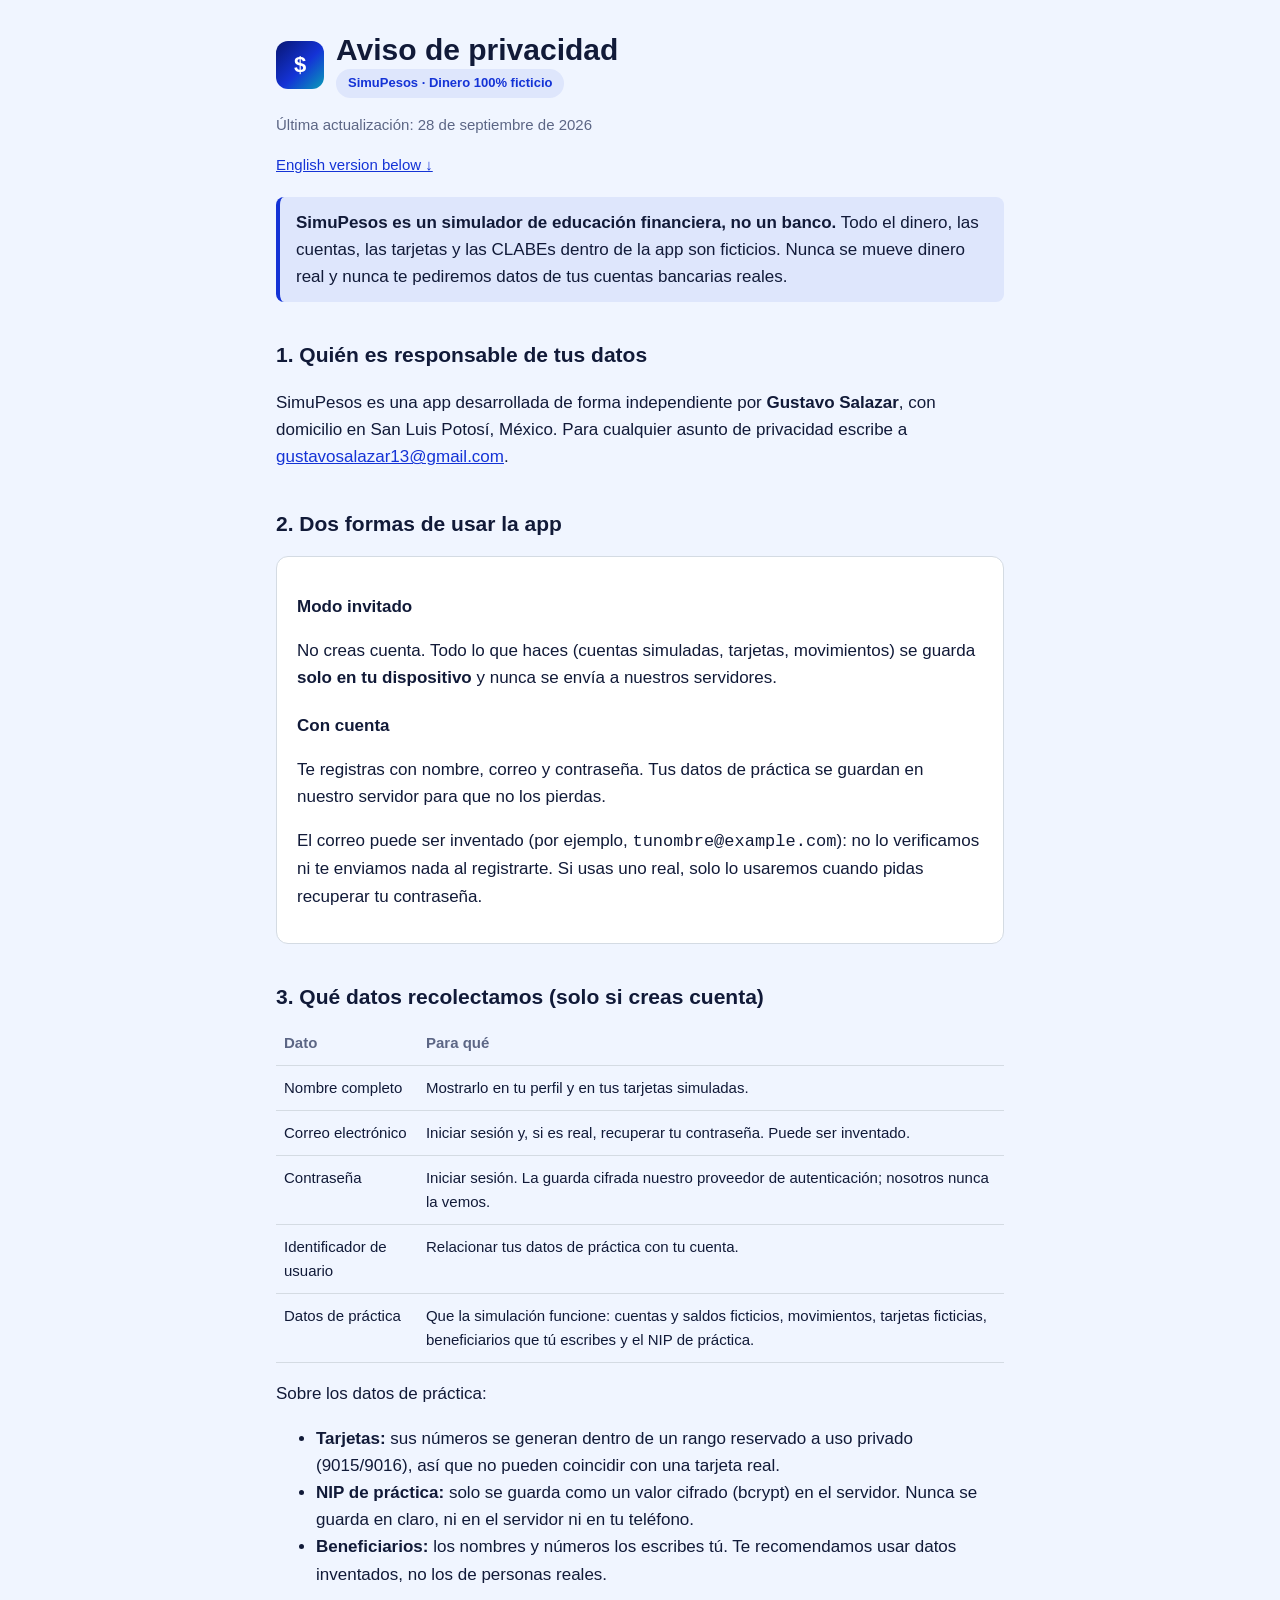
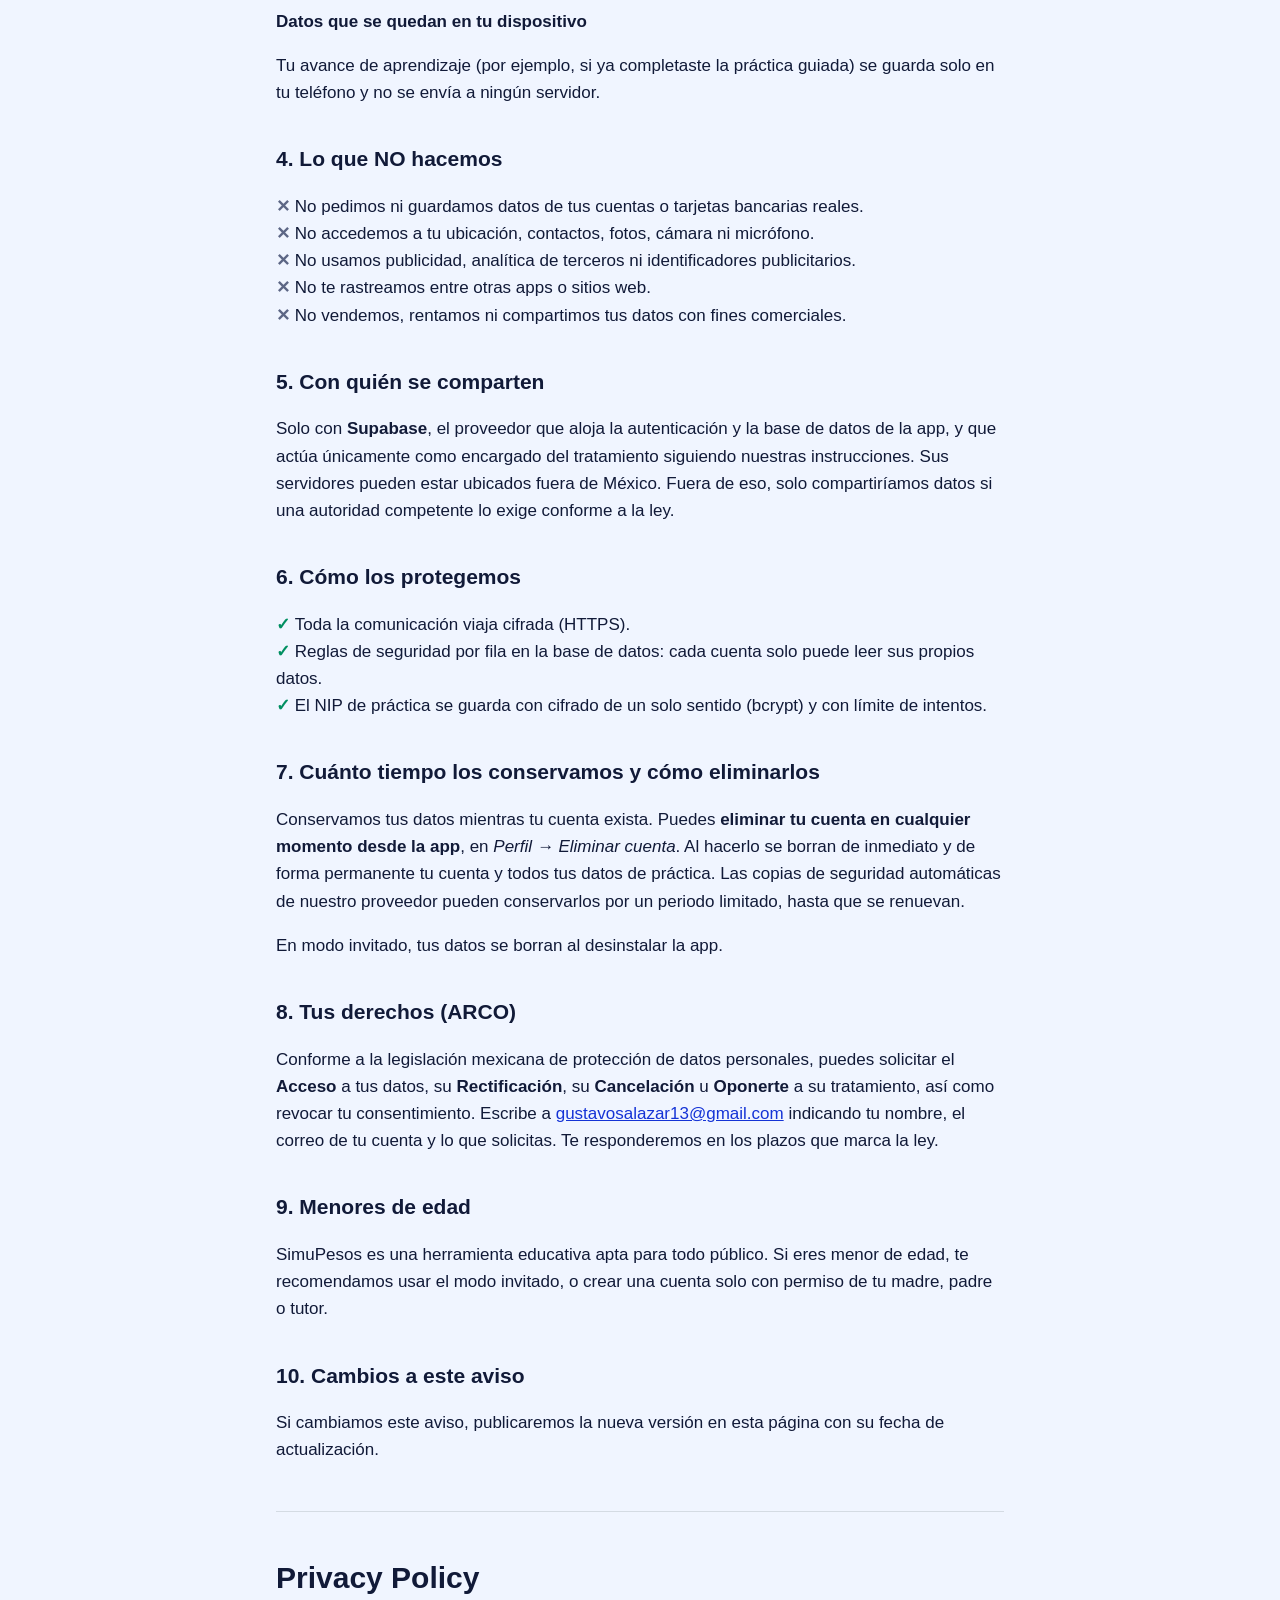
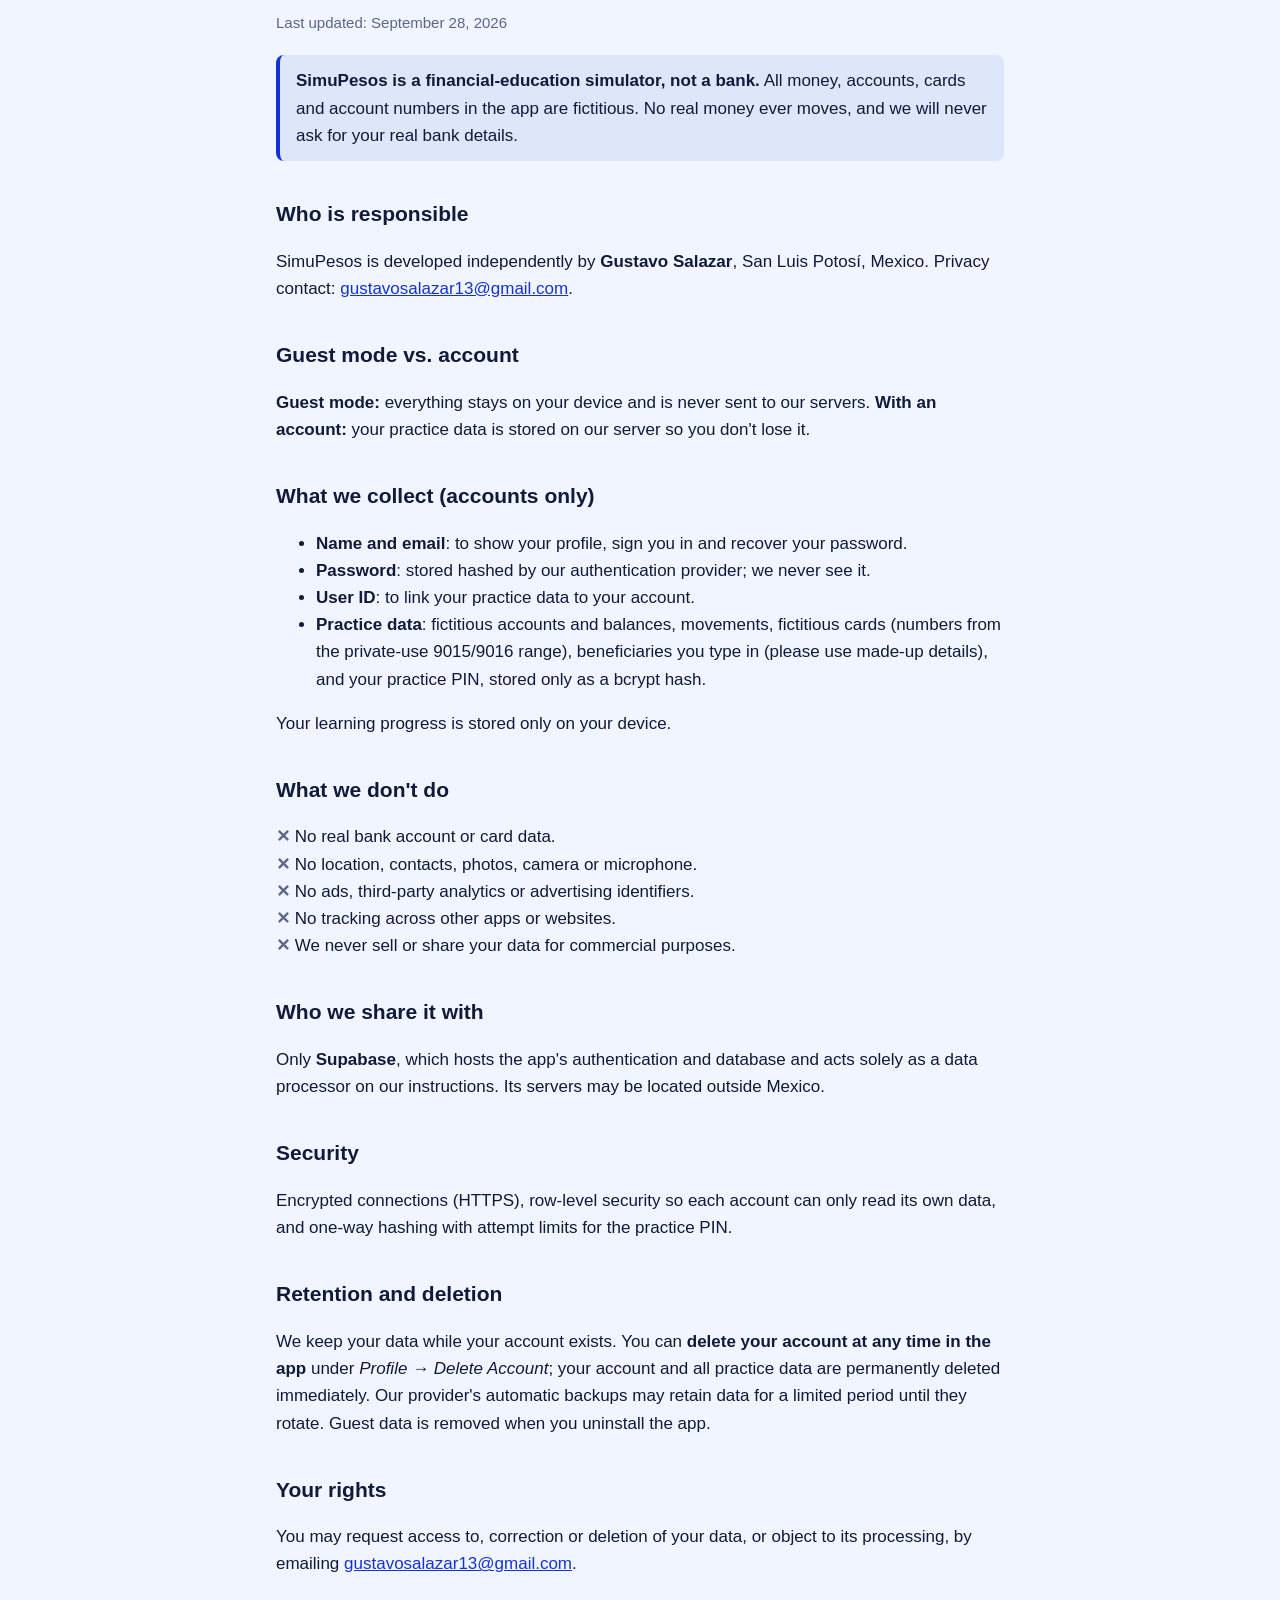
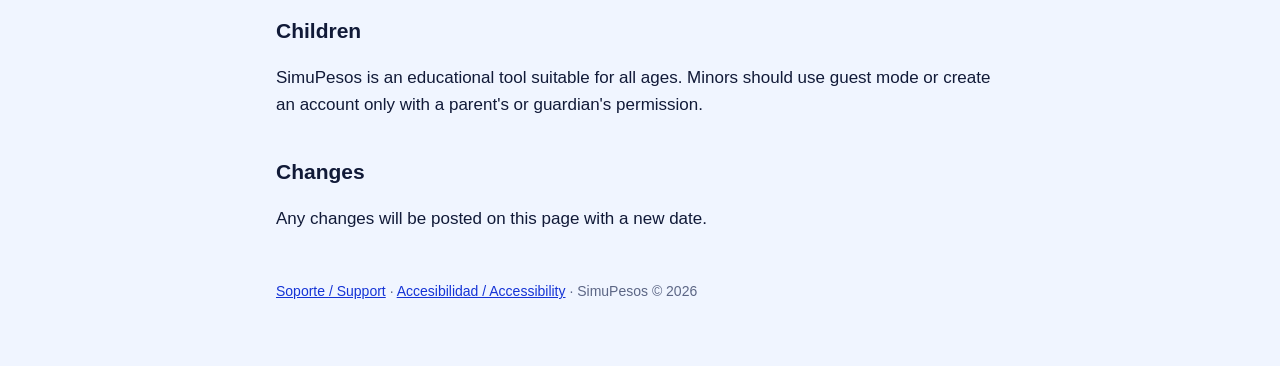
<file: privacy.html>
<!doctype html>
<html lang="es">
<head>
<meta charset="utf-8">
<meta name="viewport" content="width=device-width, initial-scale=1">
<title>Aviso de privacidad · SimuPesos</title>
<meta name="description" content="Aviso de privacidad de SimuPesos, simulador de educación financiera con dinero ficticio.">
<link rel="stylesheet" href="style.css">
</head>
<body>
<main>
  <header class="brand">
    <div class="logo" aria-hidden="true">$</div>
    <div>
      <h1>Aviso de privacidad</h1>
      <span class="badge">SimuPesos · Dinero 100% ficticio</span>
    </div>
  </header>
  <p class="muted">Última actualización: 28 de septiembre de 2026</p>
  <nav class="lang"><a href="#english">English version below ↓</a></nav>

  <div class="notice">
    <strong>SimuPesos es un simulador de educación financiera, no un banco.</strong>
    Todo el dinero, las cuentas, las tarjetas y las CLABEs dentro de la app son ficticios.
    Nunca se mueve dinero real y nunca te pediremos datos de tus cuentas bancarias reales.
  </div>

  <h2>1. Quién es responsable de tus datos</h2>
  <p>SimuPesos es una app desarrollada de forma independiente por <strong>Gustavo Salazar</strong>,
  con domicilio en San Luis Potosí, México. Para cualquier asunto de privacidad escribe a
  <a href="mailto:gustavosalazar13@gmail.com">gustavosalazar13@gmail.com</a>.</p>

  <h2>2. Dos formas de usar la app</h2>
  <div class="card">
    <h3>Modo invitado</h3>
    <p>No creas cuenta. Todo lo que haces (cuentas simuladas, tarjetas, movimientos) se guarda
    <strong>solo en tu dispositivo</strong> y nunca se envía a nuestros servidores.</p>
    <h3>Con cuenta</h3>
    <p>Te registras con nombre, correo y contraseña. Tus datos de práctica se guardan en nuestro
    servidor para que no los pierdas.</p>
    <p>El correo puede ser inventado (por ejemplo, <code>tunombre@example.com</code>): no lo
    verificamos ni te enviamos nada al registrarte. Si usas uno real, solo lo usaremos cuando
    pidas recuperar tu contraseña.</p>
  </div>

  <h2>3. Qué datos recolectamos (solo si creas cuenta)</h2>
  <div class="table-wrap">
  <table>
    <tr><th>Dato</th><th>Para qué</th></tr>
    <tr><td>Nombre completo</td><td>Mostrarlo en tu perfil y en tus tarjetas simuladas.</td></tr>
    <tr><td>Correo electrónico</td><td>Iniciar sesión y, si es real, recuperar tu contraseña. Puede ser inventado.</td></tr>
    <tr><td>Contraseña</td><td>Iniciar sesión. La guarda cifrada nuestro proveedor de autenticación; nosotros nunca la vemos.</td></tr>
    <tr><td>Identificador de usuario</td><td>Relacionar tus datos de práctica con tu cuenta.</td></tr>
    <tr><td>Datos de práctica</td><td>Que la simulación funcione: cuentas y saldos ficticios, movimientos, tarjetas ficticias, beneficiarios que tú escribes y el NIP de práctica.</td></tr>
  </table>
  </div>
  <p>Sobre los datos de práctica:</p>
  <ul>
    <li><strong>Tarjetas:</strong> sus números se generan dentro de un rango reservado a uso privado (9015/9016), así que no pueden coincidir con una tarjeta real.</li>
    <li><strong>NIP de práctica:</strong> solo se guarda como un valor cifrado (bcrypt) en el servidor. Nunca se guarda en claro, ni en el servidor ni en tu teléfono.</li>
    <li><strong>Beneficiarios:</strong> los nombres y números los escribes tú. Te recomendamos usar datos inventados, no los de personas reales.</li>
  </ul>

  <h3>Datos que se quedan en tu dispositivo</h3>
  <p>Tu avance de aprendizaje (por ejemplo, si ya completaste la práctica guiada) se guarda solo en
  tu teléfono y no se envía a ningún servidor.</p>

  <h2>4. Lo que NO hacemos</h2>
  <ul class="cross">
    <li>No pedimos ni guardamos datos de tus cuentas o tarjetas bancarias reales.</li>
    <li>No accedemos a tu ubicación, contactos, fotos, cámara ni micrófono.</li>
    <li>No usamos publicidad, analítica de terceros ni identificadores publicitarios.</li>
    <li>No te rastreamos entre otras apps o sitios web.</li>
    <li>No vendemos, rentamos ni compartimos tus datos con fines comerciales.</li>
  </ul>

  <h2>5. Con quién se comparten</h2>
  <p>Solo con <strong>Supabase</strong>, el proveedor que aloja la autenticación y la base de datos
  de la app, y que actúa únicamente como encargado del tratamiento siguiendo nuestras instrucciones.
  Sus servidores pueden estar ubicados fuera de México. Fuera de eso, solo compartiríamos datos si
  una autoridad competente lo exige conforme a la ley.</p>

  <h2>6. Cómo los protegemos</h2>
  <ul class="check">
    <li>Toda la comunicación viaja cifrada (HTTPS).</li>
    <li>Reglas de seguridad por fila en la base de datos: cada cuenta solo puede leer sus propios datos.</li>
    <li>El NIP de práctica se guarda con cifrado de un solo sentido (bcrypt) y con límite de intentos.</li>
  </ul>

  <h2>7. Cuánto tiempo los conservamos y cómo eliminarlos</h2>
  <p>Conservamos tus datos mientras tu cuenta exista. Puedes <strong>eliminar tu cuenta en cualquier
  momento desde la app</strong>, en <em>Perfil → Eliminar cuenta</em>. Al hacerlo se borran de
  inmediato y de forma permanente tu cuenta y todos tus datos de práctica. Las copias de seguridad
  automáticas de nuestro proveedor pueden conservarlos por un periodo limitado, hasta que se renuevan.</p>
  <p>En modo invitado, tus datos se borran al desinstalar la app.</p>

  <h2>8. Tus derechos (ARCO)</h2>
  <p>Conforme a la legislación mexicana de protección de datos personales, puedes solicitar el
  <strong>Acceso</strong> a tus datos, su <strong>Rectificación</strong>, su <strong>Cancelación</strong>
  u <strong>Oponerte</strong> a su tratamiento, así como revocar tu consentimiento. Escribe a
  <a href="mailto:gustavosalazar13@gmail.com">gustavosalazar13@gmail.com</a> indicando tu nombre, el
  correo de tu cuenta y lo que solicitas. Te responderemos en los plazos que marca la ley.</p>

  <h2>9. Menores de edad</h2>
  <p>SimuPesos es una herramienta educativa apta para todo público. Si eres menor de edad, te
  recomendamos usar el modo invitado, o crear una cuenta solo con permiso de tu madre, padre o tutor.</p>

  <h2>10. Cambios a este aviso</h2>
  <p>Si cambiamos este aviso, publicaremos la nueva versión en esta página con su fecha de actualización.</p>

  <hr>

  <section id="english" lang="en">
    <h1>Privacy Policy</h1>
    <p class="muted">Last updated: September 28, 2026</p>

    <div class="notice">
      <strong>SimuPesos is a financial-education simulator, not a bank.</strong>
      All money, accounts, cards and account numbers in the app are fictitious. No real money
      ever moves, and we will never ask for your real bank details.
    </div>

    <h2>Who is responsible</h2>
    <p>SimuPesos is developed independently by <strong>Gustavo Salazar</strong>, San Luis Potosí,
    Mexico. Privacy contact: <a href="mailto:gustavosalazar13@gmail.com">gustavosalazar13@gmail.com</a>.</p>

    <h2>Guest mode vs. account</h2>
    <p><strong>Guest mode:</strong> everything stays on your device and is never sent to our servers.
    <strong>With an account:</strong> your practice data is stored on our server so you don't lose it.</p>

    <h2>What we collect (accounts only)</h2>
    <ul>
      <li><strong>Name and email</strong>: to show your profile, sign you in and recover your password.</li>
      <li><strong>Password</strong>: stored hashed by our authentication provider; we never see it.</li>
      <li><strong>User ID</strong>: to link your practice data to your account.</li>
      <li><strong>Practice data</strong>: fictitious accounts and balances, movements, fictitious cards
      (numbers from the private-use 9015/9016 range), beneficiaries you type in (please use made-up
      details), and your practice PIN, stored only as a bcrypt hash.</li>
    </ul>
    <p>Your learning progress is stored only on your device.</p>

    <h2>What we don't do</h2>
    <ul class="cross">
      <li>No real bank account or card data.</li>
      <li>No location, contacts, photos, camera or microphone.</li>
      <li>No ads, third-party analytics or advertising identifiers.</li>
      <li>No tracking across other apps or websites.</li>
      <li>We never sell or share your data for commercial purposes.</li>
    </ul>

    <h2>Who we share it with</h2>
    <p>Only <strong>Supabase</strong>, which hosts the app's authentication and database and acts
    solely as a data processor on our instructions. Its servers may be located outside Mexico.</p>

    <h2>Security</h2>
    <p>Encrypted connections (HTTPS), row-level security so each account can only read its own data,
    and one-way hashing with attempt limits for the practice PIN.</p>

    <h2>Retention and deletion</h2>
    <p>We keep your data while your account exists. You can <strong>delete your account at any time
    in the app</strong> under <em>Profile → Delete Account</em>; your account and all practice data
    are permanently deleted immediately. Our provider's automatic backups may retain data for a
    limited period until they rotate. Guest data is removed when you uninstall the app.</p>

    <h2>Your rights</h2>
    <p>You may request access to, correction or deletion of your data, or object to its processing,
    by emailing <a href="mailto:gustavosalazar13@gmail.com">gustavosalazar13@gmail.com</a>.</p>

    <h2>Children</h2>
    <p>SimuPesos is an educational tool suitable for all ages. Minors should use guest mode or create
    an account only with a parent's or guardian's permission.</p>

    <h2>Changes</h2>
    <p>Any changes will be posted on this page with a new date.</p>
  </section>

  <footer>
    <a href="index.html">Soporte / Support</a> ·
    <a href="accessibility.html">Accesibilidad / Accessibility</a> · SimuPesos © 2026
  </footer>
</main>
</body>
</html>
</file>
<file: style.css>
:root {
  --ink: #111a38;
  --muted: #5c6685;
  --canvas: #f0f5ff;
  --panel: #ffffff;
  --line: #d4dbe3;
  --accent: #1433d6;
  --accent-soft: rgba(20, 51, 214, 0.08);
  --ok: #008f61;
}
@media (prefers-color-scheme: dark) {
  :root {
    --ink: #edf2fc;
    --muted: #a8b3cc;
    --canvas: #12141f;
    --panel: #212430;
    --line: #4d5466;
    --accent: #8cb3ff;
    --accent-soft: rgba(140, 179, 255, 0.12);
    --ok: #40cc99;
  }
}
* { box-sizing: border-box; }
html { -webkit-text-size-adjust: 100%; }
body {
  margin: 0;
  background: var(--canvas);
  color: var(--ink);
  font: 17px/1.6 -apple-system, BlinkMacSystemFont, "SF Pro Text", "Segoe UI", Roboto, sans-serif;
}
main { max-width: 760px; margin: 0 auto; padding: 32px 16px 64px; }
header.brand { display: flex; align-items: center; gap: 12px; margin-bottom: 8px; }
.logo {
  width: 48px; height: 48px; border-radius: 12px; flex: none;
  background: linear-gradient(135deg, #081773, #1433d6 55%, #089eb8);
  color: #fff; display: grid; place-items: center; font-weight: 800; font-size: 22px;
}
h1 { font-size: 30px; line-height: 1.2; margin: 0; }
h2 { font-size: 21px; margin: 36px 0 8px; }
h3 { font-size: 17px; margin: 20px 0 4px; }
p, li { color: var(--ink); }
.muted { color: var(--muted); font-size: 15px; }
.card {
  background: var(--panel); border: 1px solid var(--line); border-radius: 12px;
  padding: 16px 20px; margin: 16px 0;
}
.notice {
  background: var(--accent-soft); border-left: 4px solid var(--accent);
  border-radius: 8px; padding: 12px 16px; margin: 20px 0;
}
.badge {
  display: inline-block; font-size: 13px; font-weight: 600; color: var(--accent);
  background: var(--accent-soft); border-radius: 999px; padding: 4px 12px;
}
a { color: var(--accent); }
nav.lang { margin: 16px 0 0; font-size: 15px; }
table { width: 100%; border-collapse: collapse; font-size: 15px; }
th, td { text-align: left; vertical-align: top; padding: 10px 8px; border-bottom: 1px solid var(--line); }
th { color: var(--muted); font-weight: 600; }
.table-wrap { overflow-x: auto; }
ul.check { list-style: none; padding-left: 0; }
ul.check li::before { content: "✓ "; color: var(--ok); font-weight: 700; }
ul.cross { list-style: none; padding-left: 0; }
ul.cross li::before { content: "✕ "; color: var(--muted); font-weight: 700; }
hr { border: 0; border-top: 1px solid var(--line); margin: 48px 0; }
footer { margin-top: 48px; font-size: 14px; color: var(--muted); }
details { background: var(--panel); border: 1px solid var(--line); border-radius: 10px; padding: 12px 16px; margin: 10px 0; }
summary { font-weight: 600; cursor: pointer; }
</file>
